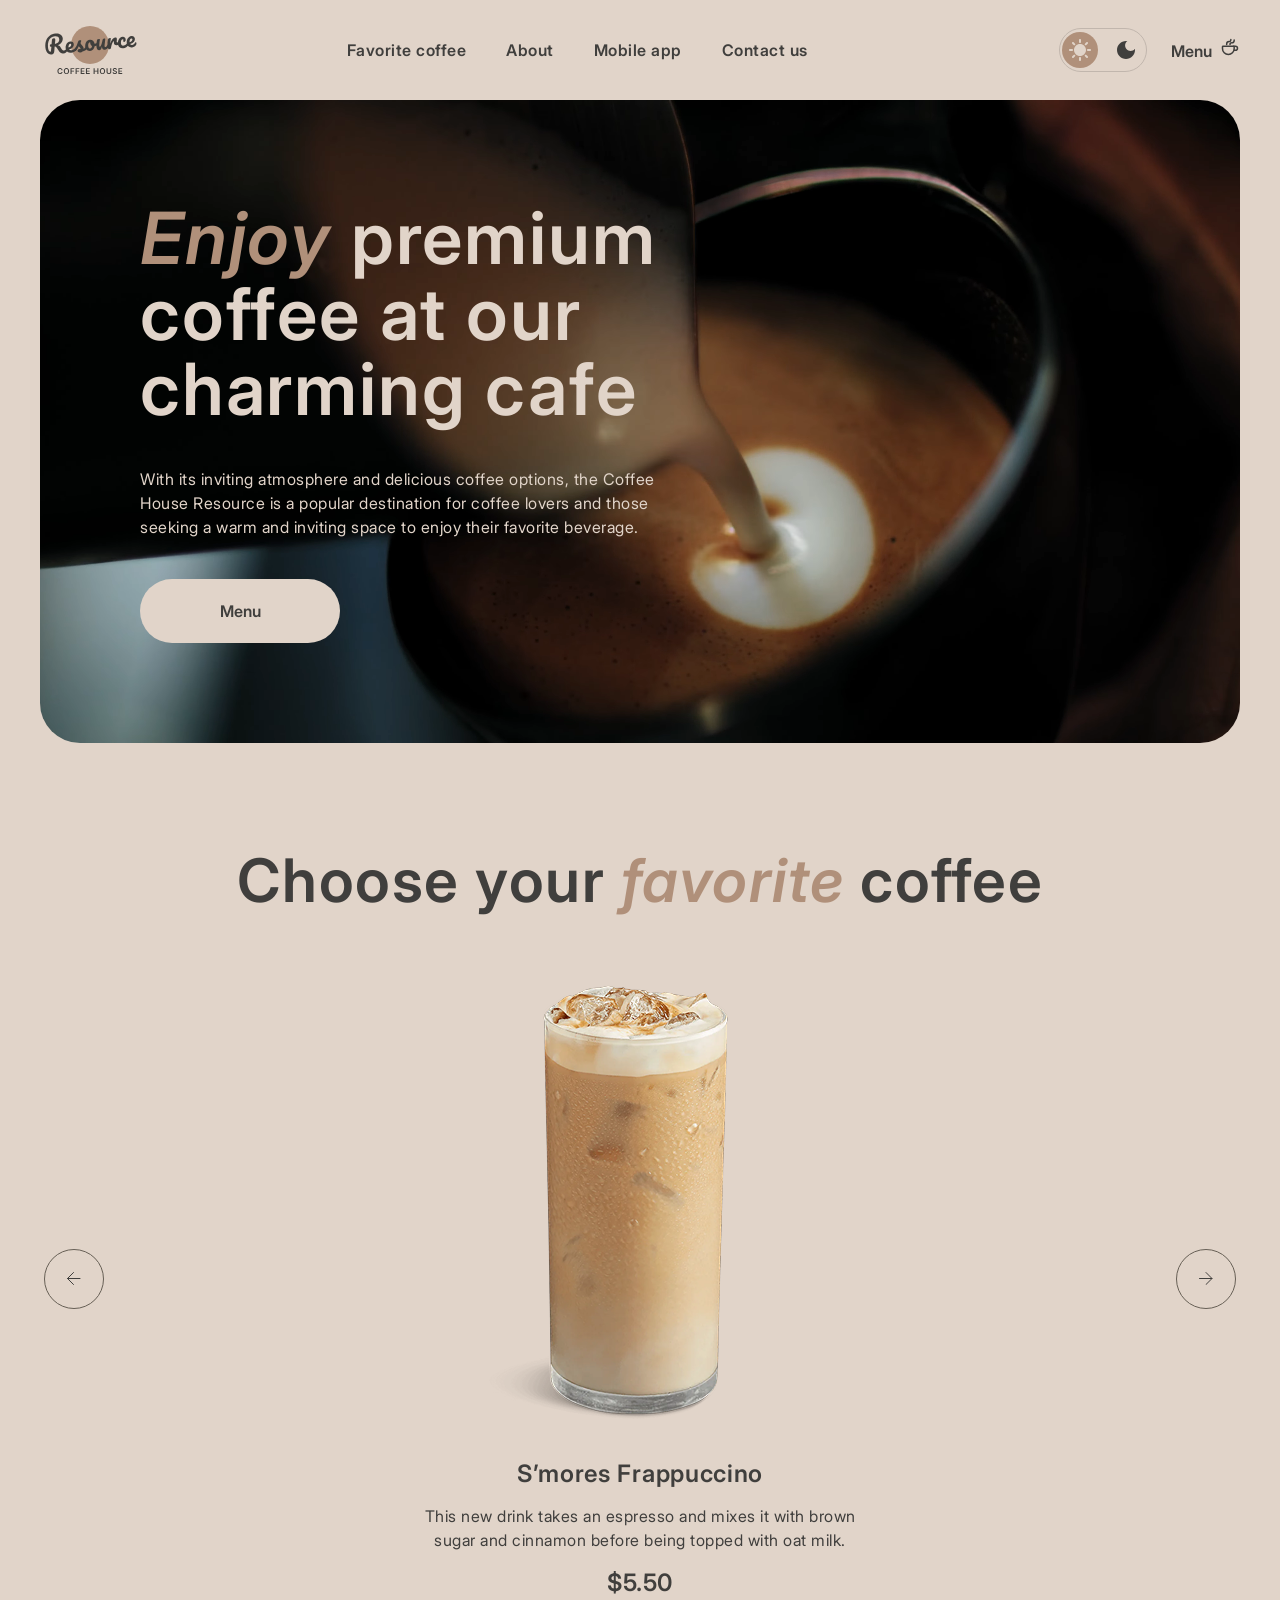
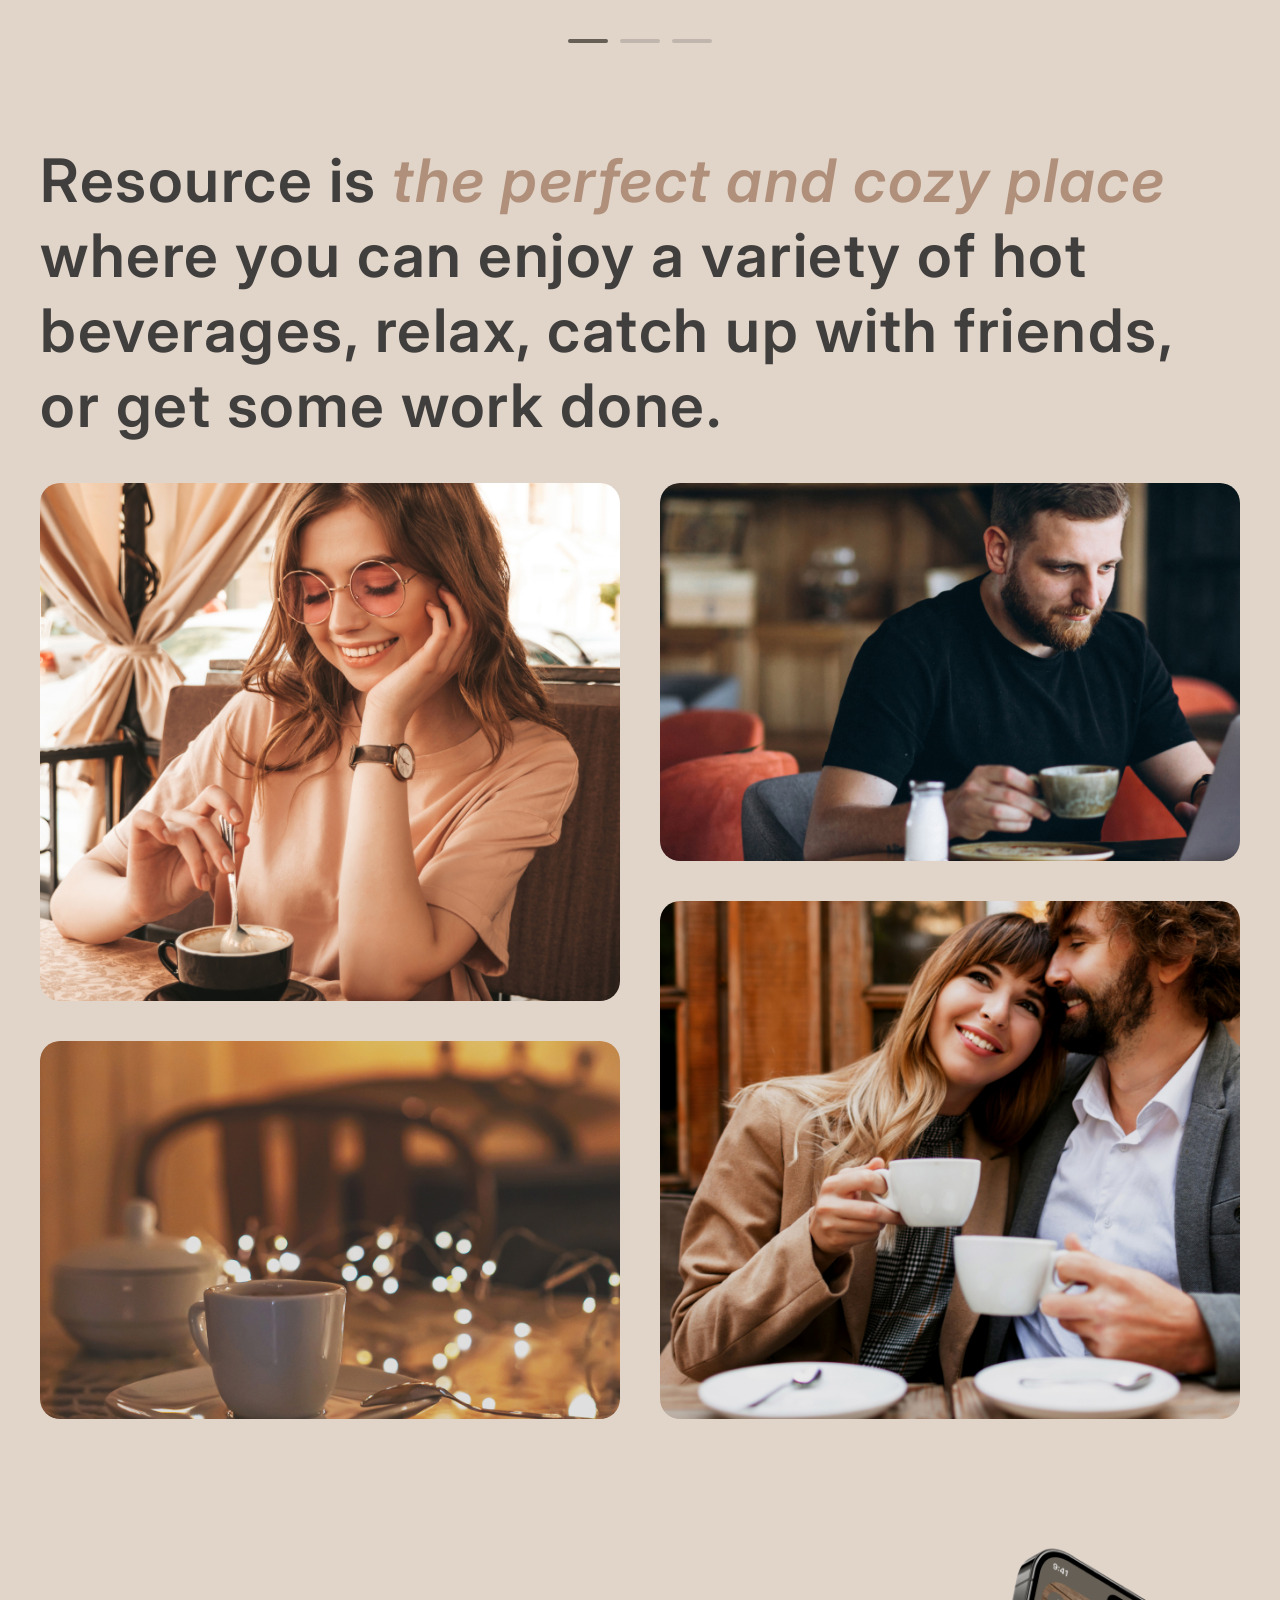
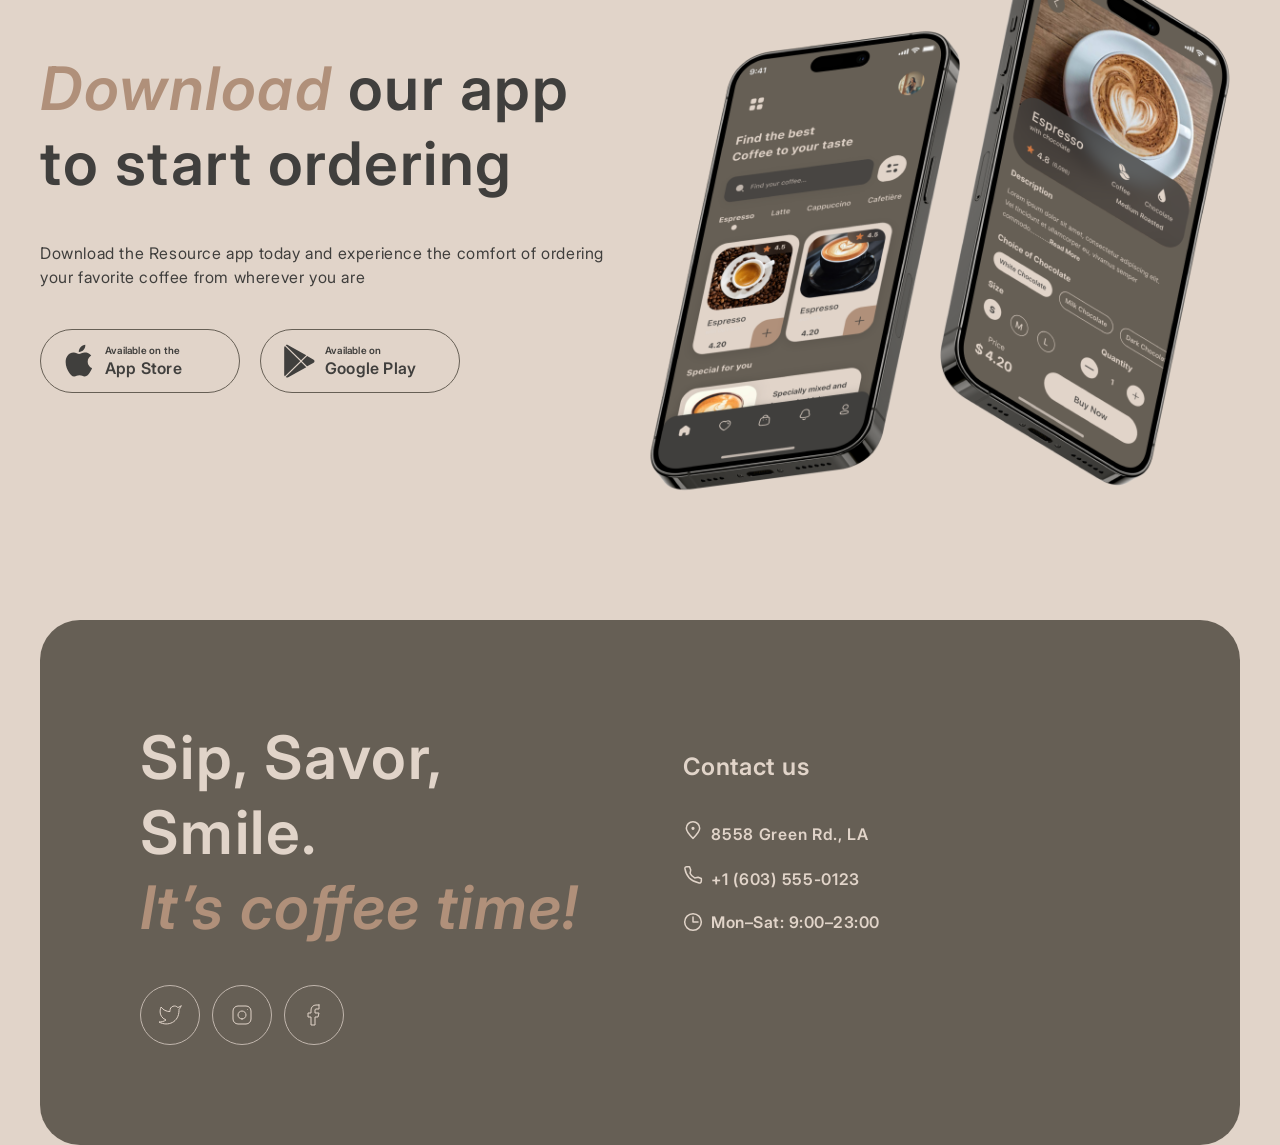
<file: index.html>
<!doctype html>
<html lang="en">
  <head>
    <meta charset="UTF-8">
    <meta name="viewport" content="width=device-width, initial-scale=1.0">
    <link
      rel="shortcut icon"
      type="image/x-icon"
      href="./assets/img/favicon-32x32.png"
    >
    <link rel="stylesheet" href="modern-normalize.css">
    <link rel="stylesheet" href="style.css">
    <script src="script.js" defer type="module"></script>
    <title>Coffee House</title>
  </head>
  <body>
    <div class="container">
      <header class="header">
        <div class="header__logo">
          <a href="index.html">
            <svg
              width="100"
              height="60"
              viewBox="0 0 100 60"
              fill="none"
              xmlns="http://www.w3.org/2000/svg"
              class="logo-light"
            >
              <path
                d="M69 25C69 35.4934 60.4934 44 50 44C39.5066 44 31 35.4934 31 25C31 14.5066 39.5066 6 50 6C60.4934 6 69 14.5066 69 25Z"
                fill="#B0907A"
              />
              <path
                d="M95.6784 22.2913C95.8856 22.2732 96.0534 22.3548 96.1817 22.5364C96.326 22.7165 96.4127 22.9739 96.442 23.3086C96.4922 23.8824 96.4 24.3884 96.1652 24.8265C95.7789 25.5509 95.2359 26.1365 94.5362 26.5832C93.8524 27.0285 93.0084 27.295 92.0042 27.3829C90.4741 27.5168 89.2469 27.1664 88.3226 26.3318C87.3969 25.4812 86.8658 24.2749 86.7291 22.7129C86.6329 21.6131 86.7748 20.5727 87.1547 19.5919C87.5333 18.5951 88.1046 17.7822 88.8687 17.1532C89.6487 16.5229 90.5568 16.1623 91.5928 16.0717C92.5173 15.9908 93.2829 16.2049 93.8895 16.714C94.4948 17.2071 94.8386 17.9239 94.9209 18.8643C95.0171 19.9641 94.7016 20.9473 93.9743 21.814C93.2617 22.6633 91.9772 23.4021 90.1208 24.0303C90.5675 24.73 91.2451 25.0401 92.1537 24.9606C92.8072 24.9035 93.3279 24.7053 93.7158 24.3662C94.1197 24.0257 94.5692 23.4725 95.0643 22.7064C95.2346 22.4506 95.4393 22.3122 95.6784 22.2913ZM91.3914 18.4503C90.8016 18.5019 90.3295 18.8885 89.9751 19.6102C89.6365 20.3304 89.5098 21.1767 89.5949 22.149L89.5991 22.1968C90.5199 21.8914 91.2318 21.4918 91.7347 20.9981C92.2376 20.5044 92.4632 19.9626 92.4117 19.3729C92.3852 19.0701 92.2766 18.8386 92.0859 18.6786C91.9098 18.5013 91.6783 18.4252 91.3914 18.4503Z"
                fill="#403F3D"
              />
              <path
                d="M83.2976 28.1446C81.7356 28.2813 80.4779 27.9497 79.5245 27.1497C78.5857 26.3324 78.0529 25.1985 77.926 23.7481C77.813 22.457 77.969 21.303 78.394 20.2861C78.819 19.2692 79.4149 18.4622 80.1818 17.8651C80.9487 17.268 81.7784 16.9304 82.671 16.8523C83.5477 16.7756 84.2481 16.9793 84.7723 17.4635C85.311 17.9303 85.6159 18.5702 85.6871 19.383C85.7456 20.0525 85.6437 20.6316 85.3813 21.1203C85.1348 21.6076 84.7725 21.8722 84.2944 21.9141C83.9915 21.9406 83.7382 21.8904 83.5344 21.7637C83.3465 21.6356 83.2414 21.444 83.2191 21.189C83.2093 21.0774 83.2141 20.9485 83.2334 20.8023C83.2527 20.6561 83.2676 20.5504 83.278 20.4852C83.3367 20.2392 83.357 20.0125 83.3389 19.8053C83.3208 19.5981 83.2511 19.4436 83.1297 19.3418C83.0243 19.2386 82.876 19.1953 82.6847 19.2121C82.3181 19.2441 81.9901 19.4415 81.7006 19.8041C81.4097 20.1508 81.193 20.6114 81.0506 21.186C80.9081 21.7606 80.8661 22.3826 80.9247 23.0521C81.0865 24.901 81.9723 25.7551 83.5821 25.6142C84.2356 25.557 84.9181 25.2805 85.6296 24.7846C86.3556 24.2714 87.0469 23.5444 87.7034 22.6036C87.8752 22.3637 88.0806 22.2333 88.3197 22.2124C88.5269 22.1942 88.6946 22.2759 88.8229 22.4574C88.9672 22.6375 89.054 22.895 89.0832 23.2297C89.1362 23.8354 89.028 24.3427 88.7587 24.7518C88.0904 25.7418 87.2526 26.5378 86.2452 27.1399C85.2524 27.7247 84.2699 28.0596 83.2976 28.1446Z"
                fill="#403F3D"
              />
              <path
                d="M69.549 29.3476C68.9433 29.4006 68.485 29.1195 68.1742 28.5042C67.8794 27.8876 67.6706 26.8779 67.5479 25.4753C67.3666 23.4032 67.4892 21.4089 67.9158 19.4924C68.0188 19.0177 68.2207 18.6627 68.5213 18.4276C68.8365 18.1752 69.289 18.0232 69.8787 17.9716C70.1975 17.9437 70.4242 17.964 70.5586 18.0326C70.6931 18.1011 70.7701 18.2469 70.7897 18.4701C70.812 18.7251 70.7426 19.3094 70.5816 20.2229C70.478 20.8744 70.3993 21.4434 70.3455 21.93C70.2917 22.4165 70.2636 23.0132 70.2612 23.7201C70.6673 22.3033 71.1594 21.136 71.7376 20.2181C72.3158 19.3002 72.8997 18.6308 73.4892 18.2098C74.0947 17.7874 74.6605 17.5532 75.1865 17.5072C76.2225 17.4166 76.7858 17.8893 76.8765 18.9253C76.8946 19.1325 76.8668 19.6409 76.7931 20.4504C76.7214 21.0991 76.6925 21.5032 76.7064 21.6626C76.7552 22.2204 76.9789 22.4819 77.3773 22.4471C77.8236 22.408 78.3668 22.0072 79.0067 21.2445C79.1958 21.0191 79.4019 20.8967 79.6251 20.8772C79.8323 20.8591 80 20.9408 80.1283 21.1223C80.2712 21.2864 80.3559 21.5199 80.3824 21.8228C80.434 22.4125 80.315 22.8887 80.0255 23.2513C79.6197 23.7526 79.1285 24.1971 78.5521 24.5848C77.9903 24.9552 77.3746 25.1697 76.7052 25.2282C75.8604 25.3021 75.196 25.1434 74.7121 24.7521C74.2441 24.3594 73.978 23.7965 73.9139 23.0633C73.8929 22.8242 73.8959 22.583 73.9228 22.3397C73.9268 22.0182 73.9239 21.8016 73.9142 21.69C73.8919 21.435 73.793 21.3151 73.6177 21.3305C73.3786 21.3514 73.0836 21.6503 72.7325 22.2271C72.396 22.7865 72.0748 23.5213 71.7689 24.4314C71.4631 25.3415 71.2332 26.2932 71.0791 27.2864C70.9694 28.0509 70.8068 28.5791 70.5914 28.8709C70.3906 29.1455 70.0431 29.3044 69.549 29.3476Z"
                fill="#403F3D"
              />
              <path
                d="M59.2462 30.2488C58.5289 30.3116 57.9106 30.0364 57.3912 29.4233C56.8863 28.7929 56.5906 27.9836 56.5042 26.9954C56.3996 25.8 56.3838 24.7012 56.4567 23.699C56.5282 22.6809 56.6985 21.5979 56.9675 20.4501C57.085 19.958 57.2782 19.5958 57.547 19.3635C57.8157 19.1312 58.2609 18.9878 58.8826 18.9334C59.2332 18.9028 59.4772 18.9376 59.6145 19.038C59.7677 19.1371 59.8541 19.2981 59.8736 19.5213C59.8847 19.6488 59.8347 20.0868 59.7235 20.8354C59.6157 21.4391 59.5349 21.9842 59.4811 22.4707C59.3088 24.1722 59.247 25.3019 59.2958 25.8598C59.3251 26.1945 59.3859 26.4301 59.4781 26.5666C59.569 26.6871 59.7021 26.7397 59.8774 26.7244C60.1165 26.7035 60.3904 26.4386 60.6993 25.9297C61.024 25.4195 61.3431 24.6608 61.6565 23.6536C61.9859 22.6451 62.2798 21.4148 62.5382 19.9627C62.6239 19.4734 62.7852 19.114 63.0221 18.8845C63.2749 18.6535 63.6643 18.5151 64.1903 18.4691C64.5569 18.437 64.8161 18.4625 64.9679 18.5456C65.1184 18.6127 65.204 18.7658 65.2249 19.0049C65.2598 19.4034 65.1561 20.5127 64.9138 22.3327C64.646 24.412 64.533 25.6907 64.5748 26.1688C64.6013 26.4717 64.686 26.7052 64.8289 26.8694C64.9703 27.0176 65.1447 27.0827 65.3519 27.0645C65.6706 27.0366 66.0285 26.8126 66.4254 26.3924C66.8368 25.9549 67.3708 25.2657 68.0273 24.3249C68.199 24.0851 68.4044 23.9547 68.6435 23.9337C68.8507 23.9156 69.0185 23.9973 69.1468 24.1788C69.291 24.3589 69.3778 24.6163 69.4071 24.9511C69.4629 25.5886 69.3547 26.096 69.0825 26.4731C68.471 27.3779 67.7905 28.1361 67.041 28.7477C66.3074 29.358 65.4385 29.707 64.4343 29.7949C63.6693 29.8618 63.0776 29.6165 62.6594 29.0588C62.2572 28.4997 62.0093 27.6862 61.9159 26.6183C61.7398 27.7259 61.4065 28.5982 60.9162 29.2354C60.4245 29.8566 59.8678 30.1944 59.2462 30.2488Z"
                fill="#403F3D"
              />
              <path
                d="M57.5606 22.8796C57.7678 22.8614 57.9362 22.9511 58.0659 23.1485C58.1956 23.346 58.2744 23.6041 58.3023 23.9229C58.3692 24.688 58.1779 25.1625 57.7282 25.3463C56.8011 25.7647 55.7659 26.048 54.6225 26.1963C54.4367 27.5616 53.9332 28.6898 53.1117 29.5808C52.2888 30.4559 51.3115 30.9429 50.1799 31.0419C49.2235 31.1256 48.3824 30.9663 47.6566 30.564C46.9467 30.1603 46.383 29.5913 45.9654 28.8569C45.5478 28.1225 45.3 27.309 45.2219 26.4164C45.1159 25.205 45.2529 24.1089 45.6328 23.1281C46.0114 22.1313 46.5841 21.3343 47.351 20.7372C48.1165 20.1242 48.9933 19.7744 49.9816 19.688C51.1929 19.582 52.2022 19.9193 53.0093 20.6999C53.8309 21.4632 54.3592 22.453 54.5941 23.6691C55.339 23.5558 56.2177 23.3183 57.23 22.9567C57.3547 22.9136 57.4649 22.8879 57.5606 22.8796ZM50.1494 28.4908C50.6595 28.4462 51.0797 28.2007 51.41 27.7542C51.7563 27.3063 51.959 26.6863 52.0182 25.8941C51.4948 25.6026 51.0739 25.1977 50.7555 24.6795C50.4531 24.1599 50.2754 23.5972 50.2224 22.9916C50.2001 22.7365 50.2017 22.4794 50.2272 22.2202L50.1076 22.2307C49.4701 22.2864 48.9633 22.644 48.5873 23.3032C48.2259 23.9452 48.094 24.824 48.1916 25.9398C48.2683 26.8164 48.4942 27.4712 48.8694 27.9042C49.2605 28.3357 49.6872 28.5313 50.1494 28.4908Z"
                fill="#403F3D"
              />
              <path
                d="M40.3103 32.4354C39.4815 32.508 38.8272 32.3725 38.3474 32.029C37.8836 31.6841 37.6307 31.2726 37.5889 30.7944C37.5527 30.38 37.6727 30.0081 37.9491 29.6787C38.2254 29.3494 38.6584 29.1589 39.2482 29.1073C39.4554 29.0892 39.6966 29.0922 39.9717 29.1163C40.2614 29.1231 40.4787 29.1282 40.6235 29.1316C40.5713 28.7185 40.4415 28.3364 40.2341 27.9851C40.0427 27.6325 39.8048 27.3 39.5205 26.9876C39.2348 26.6592 38.9692 26.3773 38.7237 26.1418C38.3119 27.1254 37.8861 27.9497 37.4464 28.6145C37.0226 29.278 36.5482 29.9137 36.0232 30.5218C35.7614 30.8338 35.4711 31.0038 35.1523 31.0316C34.8973 31.054 34.6824 30.9844 34.5077 30.823C34.3316 30.6457 34.2316 30.4216 34.2079 30.1506C34.1801 29.8318 34.2658 29.5272 34.4653 29.2367L34.7426 28.827C35.5244 27.6664 36.1078 26.7159 36.4928 25.9756C36.7233 25.4896 36.9884 24.8481 37.288 24.0509C37.5863 23.2379 37.8745 22.4016 38.1527 21.542C38.3942 20.8142 38.9931 20.4085 39.9494 20.3248C40.3957 20.2858 40.71 20.2984 40.8923 20.3628C41.0746 20.4271 41.1734 20.547 41.1888 20.7223C41.1971 20.8179 41.1785 20.9722 41.1329 21.1849C41.0873 21.3977 41.0177 21.6126 40.9243 21.8296C40.6876 22.4285 40.5867 22.9272 40.6215 23.3257C40.6424 23.5647 40.7451 23.8208 40.9296 24.0937C41.1301 24.3653 41.4244 24.7009 41.8127 25.1006C42.3814 25.7254 42.8141 26.2657 43.111 26.7216C43.4224 27.1601 43.6025 27.6583 43.6513 28.2162C43.6652 28.3756 43.6688 28.6001 43.662 28.8898C44.4166 28.5187 45.2626 27.6335 46.2003 26.2345C46.372 25.9946 46.5774 25.8642 46.8165 25.8433C47.0237 25.8252 47.1915 25.9069 47.3198 26.0884C47.464 26.2685 47.5508 26.5259 47.5801 26.8606C47.6331 27.4663 47.5249 27.9737 47.2555 28.3827C46.545 29.4407 45.8392 30.185 45.1381 30.6158C44.4515 31.0292 43.5756 31.2985 42.5105 31.4238C41.9204 32.0215 41.187 32.3587 40.3103 32.4354Z"
                fill="#403F3D"
              />
              <path
                d="M36.6161 26.7357C36.8233 26.7175 36.9911 26.7992 37.1194 26.9807C37.2636 27.1608 37.3504 27.4183 37.3797 27.753C37.4355 28.3905 37.3273 28.8979 37.0551 29.2751C36.5281 30.0439 35.7492 30.7786 34.7183 31.4791C33.7034 32.1782 32.5823 32.5815 31.355 32.6888C29.6814 32.8353 28.3426 32.4947 27.3386 31.667C26.3347 30.8394 25.7637 29.6365 25.6256 28.0586C25.5294 26.9588 25.6713 25.9185 26.0512 24.9376C26.4298 23.9408 27.0011 23.1279 27.7652 22.4989C28.5452 21.8686 29.4533 21.508 30.4893 21.4174C31.4138 21.3365 32.1793 21.5506 32.786 22.0597C33.3913 22.5528 33.7351 23.2696 33.8173 24.21C33.9136 25.3098 33.5981 26.293 32.8708 27.1597C32.1581 28.009 30.8816 28.7471 29.0412 29.3739C29.5039 30.0722 30.293 30.3726 31.4088 30.275C32.126 30.2122 32.9173 29.894 33.7826 29.3204C34.6625 28.7295 35.4016 27.9983 35.9999 27.1269C36.1716 26.887 36.377 26.7566 36.6161 26.7357ZM30.2878 23.796C29.6981 23.8476 29.226 24.2342 28.8715 24.9559C28.533 25.6761 28.4063 26.5224 28.4914 27.4947L28.4955 27.5425C29.4164 27.2371 30.1283 26.8375 30.6312 26.3438C31.1341 25.8501 31.3597 25.3083 31.3081 24.7186C31.2816 24.4158 31.1731 24.1843 30.9824 24.0243C30.8063 23.847 30.5747 23.7709 30.2878 23.796Z"
                fill="#403F3D"
              />
              <path
                d="M27.6906 27.5167C27.8978 27.4986 28.0656 27.5803 28.1939 27.7618C28.3382 27.9419 28.4249 28.1993 28.4542 28.5341C28.5086 29.1557 28.4004 29.6631 28.1296 30.0561C27.4454 31.0476 26.7351 31.8324 25.9987 32.4108C25.261 32.9733 24.3581 33.3012 23.2902 33.3946C22.2541 33.4853 21.3451 33.2837 20.5631 32.79C19.797 32.2949 19.028 31.3985 18.256 30.1009C17.6351 29.063 17.151 28.3023 16.8035 27.8188C16.4547 27.3193 16.119 26.9712 15.7967 26.7745C15.4903 26.5765 15.1198 26.4724 14.6852 26.4622C14.6508 26.8025 14.5595 27.8705 14.4114 29.6663C14.3537 30.4744 14.3165 30.9675 14.3 31.1456C14.2256 32.1319 13.9724 32.9089 13.5402 33.4767C13.1067 34.0286 12.4038 34.3471 11.4315 34.4321C10.3636 34.5256 9.38799 34.2977 8.50477 33.7486C7.63609 33.1822 6.9298 32.3606 6.38589 31.2839C5.84059 30.1913 5.50518 28.9277 5.37968 27.4932C5.1454 24.8154 5.40544 22.4638 6.15978 20.4383C6.93006 18.4115 8.10738 16.8148 9.69174 15.6483C11.2906 14.4644 13.1899 13.7763 15.3895 13.5838C16.9196 13.45 18.223 13.5688 19.2994 13.9404C20.3759 14.312 21.1968 14.8826 21.762 15.6523C22.3432 16.4206 22.6784 17.3148 22.7676 18.3349C22.8457 19.2275 22.7073 20.1229 22.3522 21.0213C22.0117 21.9023 21.4476 22.7066 20.66 23.434C19.8724 24.1614 18.8869 24.7375 17.7034 25.1622C18.4866 25.3025 19.1057 25.5856 19.5605 26.0116C20.0154 26.4376 20.4891 27.0787 20.9816 27.9351C21.5115 28.8524 22.0112 29.5153 22.4806 29.924C22.966 30.3312 23.4955 30.5098 24.0693 30.4596C24.5794 30.4149 25.0509 30.205 25.4838 29.8299C25.9154 29.4388 26.4456 28.7981 27.0744 27.9079C27.2461 27.6681 27.4515 27.5377 27.6906 27.5167ZM11.3837 26.727C10.8418 26.7744 10.4561 26.6797 10.2266 26.4428C10.013 26.2045 9.89225 25.9259 9.86436 25.6071C9.8309 25.2246 9.92394 24.9113 10.1435 24.6672C10.379 24.4218 10.6562 24.2851 10.9749 24.2572L11.5727 24.2049C11.691 22.6206 11.8123 21.2528 11.9364 20.1016C12.053 19.0474 12.6771 18.4708 13.8088 18.3718C14.7173 18.2923 15.2071 18.659 15.2782 19.4719C15.2936 19.6473 15.2975 19.7835 15.2899 19.8805L14.9199 23.9121C15.7764 23.789 16.5393 23.5134 17.2085 23.0855C17.8937 22.6561 18.4149 22.0966 18.7722 21.4068C19.1454 20.7156 19.2957 19.9556 19.2232 19.1268C19.1353 18.1226 18.7236 17.3636 17.988 16.8498C17.2524 16.3359 16.2232 16.1369 14.9002 16.2526C13.3382 16.3893 12.0016 16.8997 10.8904 17.7839C9.79381 18.6508 8.98568 19.8779 8.46605 21.4653C7.94503 23.0366 7.78003 24.9142 7.97108 27.0978C8.06033 28.1179 8.24063 28.9855 8.51198 29.7006C8.78334 30.4157 9.08648 30.9432 9.42139 31.2834C9.75631 31.6235 10.0592 31.7817 10.3302 31.7579C10.5374 31.7398 10.6957 31.6216 10.8051 31.4032C10.9304 31.1834 11.0127 30.839 11.052 30.3698L11.3837 26.727Z"
                fill="#403F3D"
              />
              <path
                d="M78.4023 54.0001V48.1819H82.1864V49.0654H79.4563V50.645H81.9904V51.5285H79.4563V53.1165H82.2092V54.0001H78.4023Z"
                fill="#403F3D"
              />
              <path
                d="M75.9698 49.7813C75.9433 49.5332 75.8316 49.34 75.6346 49.2017C75.4395 49.0635 75.1857 48.9943 74.8732 48.9943C74.6535 48.9943 74.4651 49.0275 74.3079 49.0938C74.1507 49.1601 74.0304 49.25 73.9471 49.3637C73.8638 49.4773 73.8211 49.607 73.8192 49.7529C73.8192 49.8741 73.8467 49.9792 73.9016 50.0682C73.9585 50.1572 74.0352 50.233 74.1317 50.2955C74.2283 50.3561 74.3353 50.4072 74.4528 50.4489C74.5702 50.4906 74.6886 50.5256 74.8079 50.554L75.3533 50.6904C75.573 50.7415 75.7842 50.8106 75.9869 50.8977C76.1914 50.9849 76.3742 51.0947 76.5352 51.2273C76.698 51.3599 76.8268 51.5199 76.9215 51.7074C77.0162 51.8949 77.0636 52.1146 77.0636 52.3665C77.0636 52.7074 76.9764 53.0076 76.8022 53.2671C76.628 53.5246 76.3761 53.7263 76.0465 53.8722C75.7189 54.0161 75.3221 54.0881 74.8562 54.0881C74.4035 54.0881 74.0105 54.018 73.6772 53.8779C73.3458 53.7377 73.0863 53.5332 72.8988 53.2642C72.7132 52.9953 72.6128 52.6676 72.5977 52.2813H73.6346C73.6497 52.4839 73.7122 52.6525 73.8221 52.787C73.9319 52.9214 74.0749 53.0218 74.2511 53.0881C74.4291 53.1544 74.628 53.1875 74.8477 53.1875C75.0768 53.1875 75.2776 53.1534 75.4499 53.0852C75.6242 53.0152 75.7605 52.9186 75.859 52.7955C75.9575 52.6705 76.0077 52.5246 76.0096 52.358C76.0077 52.2065 75.9632 52.0815 75.8761 51.983C75.7889 51.8826 75.6668 51.7993 75.5096 51.733C75.3543 51.6648 75.1725 51.6042 74.9641 51.5512L74.3022 51.3807C73.823 51.2576 73.4442 51.071 73.1658 50.821C72.8893 50.5692 72.7511 50.2349 72.7511 49.8182C72.7511 49.4754 72.8439 49.1752 73.0295 48.9176C73.217 48.6601 73.4717 48.4602 73.7937 48.3182C74.1156 48.1743 74.4802 48.1023 74.8874 48.1023C75.3003 48.1023 75.6621 48.1743 75.9727 48.3182C76.2852 48.4602 76.5304 48.6582 76.7085 48.912C76.8865 49.1638 76.9783 49.4536 76.984 49.7813H75.9698Z"
                fill="#403F3D"
              />
              <path
                d="M70.2086 48.1819H71.2626V51.983C71.2626 52.3997 71.1641 52.7662 70.9672 53.0825C70.7721 53.3987 70.4975 53.6459 70.1433 53.8239C69.7891 54.0001 69.3753 54.0881 68.9018 54.0881C68.4264 54.0881 68.0117 54.0001 67.6575 53.8239C67.3033 53.6459 67.0287 53.3987 66.8336 53.0825C66.6386 52.7662 66.541 52.3997 66.541 51.983V48.1819H67.595V51.895C67.595 52.1374 67.648 52.3533 67.7541 52.5427C67.862 52.7321 68.0136 52.8807 68.2086 52.9887C68.4037 53.0948 68.6348 53.1478 68.9018 53.1478C69.1689 53.1478 69.3999 53.0948 69.595 52.9887C69.792 52.8807 69.9435 52.7321 70.0495 52.5427C70.1556 52.3533 70.2086 52.1374 70.2086 51.895V48.1819Z"
                fill="#403F3D"
              />
              <path
                d="M65.1435 51.0909C65.1435 51.7178 65.026 52.2548 64.7912 52.7017C64.5582 53.1468 64.2401 53.4877 63.8366 53.7245C63.4351 53.9612 62.9796 54.0796 62.4702 54.0796C61.9607 54.0796 61.5043 53.9612 61.1009 53.7245C60.6993 53.4858 60.3812 53.144 60.1463 52.6989C59.9134 52.2519 59.7969 51.7159 59.7969 51.0909C59.7969 50.464 59.9134 49.9281 60.1463 49.483C60.3812 49.036 60.6993 48.6942 61.1009 48.4574C61.5043 48.2207 61.9607 48.1023 62.4702 48.1023C62.9796 48.1023 63.4351 48.2207 63.8366 48.4574C64.2401 48.6942 64.5582 49.036 64.7912 49.483C65.026 49.9281 65.1435 50.464 65.1435 51.0909ZM64.0838 51.0909C64.0838 50.6496 64.0147 50.2775 63.8764 49.9745C63.7401 49.6695 63.5507 49.4394 63.3082 49.2841C63.0658 49.1269 62.7865 49.0483 62.4702 49.0483C62.1539 49.0483 61.8745 49.1269 61.6321 49.2841C61.3897 49.4394 61.1993 49.6695 61.0611 49.9745C60.9247 50.2775 60.8565 50.6496 60.8565 51.0909C60.8565 51.5322 60.9247 51.9053 61.0611 52.2102C61.1993 52.5133 61.3897 52.7434 61.6321 52.9006C61.8745 53.0559 62.1539 53.1335 62.4702 53.1335C62.7865 53.1335 63.0658 53.0559 63.3082 52.9006C63.5507 52.7434 63.7401 52.5133 63.8764 52.2102C64.0147 51.9053 64.0838 51.5322 64.0838 51.0909Z"
                fill="#403F3D"
              />
              <path
                d="M53.5918 54.0001V48.1819H54.6458V50.645H57.3418V48.1819H58.3986V54.0001H57.3418V51.5285H54.6458V54.0001H53.5918Z"
                fill="#403F3D"
              />
              <path
                d="M45.9492 54.0001V48.1819H49.7333V49.0654H47.0032V50.645H49.5373V51.5285H47.0032V53.1165H49.756V54.0001H45.9492Z"
                fill="#403F3D"
              />
              <path
                d="M40.6895 54.0001V48.1819H44.4735V49.0654H41.7434V50.645H44.2775V51.5285H41.7434V53.1165H44.4963V54.0001H40.6895Z"
                fill="#403F3D"
              />
              <path
                d="M35.6016 54.0001V48.1819H39.3288V49.0654H36.6555V50.645H39.0732V51.5285H36.6555V54.0001H35.6016Z"
                fill="#403F3D"
              />
              <path
                d="M30.5137 54.0001V48.1819H34.2409V49.0654H31.5676V50.645H33.9853V51.5285H31.5676V54.0001H30.5137Z"
                fill="#403F3D"
              />
              <path
                d="M29.1181 51.0909C29.1181 51.7178 29.0007 52.2548 28.7658 52.7017C28.5328 53.1468 28.2147 53.4877 27.8113 53.7245C27.4097 53.9612 26.9542 54.0796 26.4448 54.0796C25.9353 54.0796 25.4789 53.9612 25.0755 53.7245C24.6739 53.4858 24.3558 53.144 24.1209 52.6989C23.888 52.2519 23.7715 51.7159 23.7715 51.0909C23.7715 50.464 23.888 49.9281 24.1209 49.483C24.3558 49.036 24.6739 48.6942 25.0755 48.4574C25.4789 48.2207 25.9353 48.1023 26.4448 48.1023C26.9542 48.1023 27.4097 48.2207 27.8113 48.4574C28.2147 48.6942 28.5328 49.036 28.7658 49.483C29.0007 49.9281 29.1181 50.464 29.1181 51.0909ZM28.0584 51.0909C28.0584 50.6496 27.9893 50.2775 27.851 49.9745C27.7147 49.6695 27.5253 49.4394 27.2828 49.2841C27.0404 49.1269 26.7611 49.0483 26.4448 49.0483C26.1285 49.0483 25.8491 49.1269 25.6067 49.2841C25.3643 49.4394 25.1739 49.6695 25.0357 49.9745C24.8993 50.2775 24.8311 50.6496 24.8311 51.0909C24.8311 51.5322 24.8993 51.9053 25.0357 52.2102C25.1739 52.5133 25.3643 52.7434 25.6067 52.9006C25.8491 53.0559 26.1285 53.1335 26.4448 53.1335C26.7611 53.1335 27.0404 53.0559 27.2828 52.9006C27.5253 52.7434 27.7147 52.5133 27.851 52.2102C27.9893 51.9053 28.0584 51.5322 28.0584 51.0909Z"
                fill="#403F3D"
              />
              <path
                d="M22.5536 50.1449H21.4911C21.4608 49.9707 21.4049 49.8163 21.3235 49.6818C21.2421 49.5455 21.1407 49.4299 21.0195 49.3352C20.8983 49.2406 20.7601 49.1695 20.6048 49.1222C20.4513 49.0729 20.2856 49.0483 20.1076 49.0483C19.7913 49.0483 19.511 49.1279 19.2667 49.287C19.0224 49.4442 18.8311 49.6752 18.6928 49.9801C18.5546 50.2832 18.4854 50.6534 18.4854 51.0909C18.4854 51.536 18.5546 51.911 18.6928 52.2159C18.833 52.519 19.0243 52.7481 19.2667 52.9034C19.511 53.0568 19.7904 53.1335 20.1048 53.1335C20.279 53.1335 20.4419 53.1108 20.5934 53.0654C20.7468 53.018 20.8841 52.9489 21.0053 52.858C21.1284 52.7671 21.2317 52.6553 21.315 52.5227C21.4002 52.3902 21.4589 52.2387 21.4911 52.0682L22.5536 52.0739C22.5138 52.3504 22.4277 52.6099 22.2951 52.8523C22.1644 53.0947 21.993 53.3087 21.7809 53.4943C21.5688 53.6781 21.3207 53.822 21.0366 53.9262C20.7525 54.0284 20.4371 54.0796 20.0906 54.0796C19.5792 54.0796 19.1228 53.9612 18.7212 53.7245C18.3197 53.4877 18.0034 53.1459 17.7724 52.6989C17.5413 52.2519 17.4258 51.7159 17.4258 51.0909C17.4258 50.464 17.5423 49.9281 17.7752 49.483C18.0082 49.036 18.3254 48.6942 18.7269 48.4574C19.1284 48.2207 19.583 48.1023 20.0906 48.1023C20.4144 48.1023 20.7156 48.1477 20.994 48.2387C21.2724 48.3296 21.5205 48.4631 21.7383 48.6392C21.9561 48.8135 22.1351 49.0275 22.2752 49.2813C22.4173 49.5332 22.5101 49.821 22.5536 50.1449Z"
                fill="#403F3D"
              />
            </svg>

            <svg
              width="100"
              height="60"
              viewBox="0 0 100 60"
              fill="none"
              class="logo-dark"
              xmlns="http://www.w3.org/2000/svg"
            >
              <path
                d="M69 25C69 35.4934 60.4934 44 50 44C39.5066 44 31 35.4934 31 25C31 14.5066 39.5066 6 50 6C60.4934 6 69 14.5066 69 25Z"
                fill="#B0907A"
              />
              <path
                d="M95.6784 22.2913C95.8856 22.2732 96.0534 22.3548 96.1817 22.5364C96.326 22.7165 96.4127 22.9739 96.442 23.3086C96.4922 23.8824 96.4 24.3884 96.1652 24.8265C95.7789 25.5509 95.2359 26.1365 94.5362 26.5832C93.8524 27.0285 93.0084 27.295 92.0042 27.3829C90.4741 27.5168 89.2469 27.1664 88.3226 26.3318C87.3969 25.4812 86.8658 24.2749 86.7291 22.7129C86.6329 21.6131 86.7748 20.5727 87.1547 19.5919C87.5333 18.5951 88.1046 17.7822 88.8687 17.1532C89.6487 16.5229 90.5568 16.1623 91.5928 16.0717C92.5173 15.9908 93.2829 16.2049 93.8895 16.714C94.4948 17.2071 94.8386 17.9239 94.9209 18.8643C95.0171 19.9641 94.7016 20.9473 93.9743 21.814C93.2617 22.6633 91.9772 23.4021 90.1208 24.0303C90.5675 24.73 91.2451 25.0401 92.1537 24.9606C92.8072 24.9035 93.3279 24.7053 93.7158 24.3662C94.1197 24.0257 94.5692 23.4725 95.0643 22.7064C95.2346 22.4506 95.4393 22.3122 95.6784 22.2913ZM91.3914 18.4503C90.8016 18.5019 90.3295 18.8885 89.9751 19.6102C89.6365 20.3304 89.5098 21.1767 89.5949 22.149L89.5991 22.1968C90.5199 21.8914 91.2318 21.4918 91.7347 20.9981C92.2376 20.5044 92.4632 19.9626 92.4117 19.3729C92.3852 19.0701 92.2766 18.8386 92.0859 18.6786C91.9098 18.5013 91.6783 18.4252 91.3914 18.4503Z"
                fill="#E1D4C9"
              />
              <path
                d="M83.2976 28.1446C81.7356 28.2813 80.4779 27.9497 79.5245 27.1497C78.5857 26.3324 78.0529 25.1985 77.926 23.7481C77.813 22.457 77.969 21.303 78.394 20.2861C78.819 19.2692 79.4149 18.4622 80.1818 17.8651C80.9487 17.268 81.7784 16.9304 82.671 16.8523C83.5477 16.7756 84.2481 16.9793 84.7723 17.4635C85.311 17.9303 85.6159 18.5702 85.6871 19.383C85.7456 20.0525 85.6437 20.6316 85.3813 21.1203C85.1348 21.6076 84.7725 21.8722 84.2944 21.9141C83.9915 21.9406 83.7382 21.8904 83.5344 21.7637C83.3465 21.6356 83.2414 21.444 83.2191 21.189C83.2093 21.0774 83.2141 20.9485 83.2334 20.8023C83.2527 20.6561 83.2676 20.5504 83.278 20.4852C83.3367 20.2392 83.357 20.0125 83.3389 19.8053C83.3208 19.5981 83.2511 19.4436 83.1297 19.3418C83.0243 19.2386 82.876 19.1953 82.6847 19.2121C82.3181 19.2441 81.9901 19.4415 81.7006 19.8041C81.4097 20.1508 81.193 20.6114 81.0506 21.186C80.9081 21.7606 80.8661 22.3826 80.9247 23.0521C81.0865 24.901 81.9723 25.7551 83.5821 25.6142C84.2356 25.557 84.9181 25.2805 85.6296 24.7846C86.3556 24.2714 87.0469 23.5444 87.7034 22.6036C87.8752 22.3637 88.0806 22.2333 88.3197 22.2124C88.5269 22.1942 88.6946 22.2759 88.8229 22.4574C88.9672 22.6375 89.054 22.895 89.0832 23.2297C89.1362 23.8354 89.028 24.3427 88.7587 24.7518C88.0904 25.7418 87.2526 26.5378 86.2452 27.1399C85.2524 27.7247 84.2699 28.0596 83.2976 28.1446Z"
                fill="#E1D4C9"
              />
              <path
                d="M69.549 29.3475C68.9433 29.4005 68.485 29.1193 68.1742 28.5041C67.8794 27.8874 67.6706 26.8778 67.5479 25.4752C67.3666 23.4031 67.4892 21.4088 67.9158 19.4923C68.0188 19.0175 68.2207 18.6626 68.5213 18.4275C68.8365 18.1751 69.289 18.0231 69.8787 17.9715C70.1975 17.9436 70.4242 17.9639 70.5586 18.0324C70.6931 18.101 70.7701 18.2468 70.7897 18.47C70.812 18.725 70.7426 19.3093 70.5816 20.2228C70.478 20.8743 70.3993 21.4433 70.3455 21.9298C70.2917 22.4164 70.2636 23.0131 70.2612 23.72C70.6673 22.3032 71.1594 21.1359 71.7376 20.218C72.3158 19.3001 72.8997 18.6307 73.4892 18.2097C74.0947 17.7873 74.6605 17.5531 75.1865 17.5071C76.2225 17.4165 76.7858 17.8892 76.8765 18.9252C76.8946 19.1324 76.8668 19.6408 76.7931 20.4503C76.7214 21.099 76.6925 21.503 76.7064 21.6624C76.7552 22.2203 76.9789 22.4818 77.3773 22.4469C77.8236 22.4079 78.3668 22.007 79.0067 21.2444C79.1958 21.019 79.4019 20.8966 79.6251 20.8771C79.8323 20.8589 80 20.9406 80.1283 21.1221C80.2712 21.2863 80.3559 21.5198 80.3824 21.8227C80.434 22.4124 80.315 22.8886 80.0255 23.2512C79.6197 23.7525 79.1285 24.197 78.5521 24.5847C77.9903 24.9551 77.3746 25.1695 76.7052 25.2281C75.8604 25.302 75.196 25.1433 74.7121 24.752C74.2441 24.3593 73.978 23.7963 73.9139 23.0632C73.8929 22.8241 73.8959 22.5829 73.9228 22.3396C73.9268 22.018 73.9239 21.8015 73.9142 21.6899C73.8919 21.4349 73.793 21.315 73.6177 21.3304C73.3786 21.3513 73.0836 21.6501 72.7325 22.2269C72.396 22.7864 72.0748 23.5212 71.7689 24.4313C71.4631 25.3414 71.2332 26.2931 71.0791 27.2863C70.9694 28.0508 70.8068 28.5789 70.5914 28.8708C70.3906 29.1454 70.0431 29.3043 69.549 29.3475Z"
                fill="#E1D4C9"
              />
              <path
                d="M59.2462 30.2489C58.5289 30.3117 57.9106 30.0365 57.3912 29.4235C56.8863 28.7931 56.5906 27.9837 56.5042 26.9955C56.3996 25.8001 56.3838 24.7013 56.4567 23.6991C56.5282 22.681 56.6985 21.598 56.9675 20.4502C57.085 19.9581 57.2782 19.5959 57.547 19.3636C57.8157 19.1313 58.2609 18.9879 58.8826 18.9336C59.2332 18.9029 59.4772 18.9377 59.6145 19.0382C59.7677 19.1372 59.8541 19.2983 59.8736 19.5214C59.8847 19.6489 59.8347 20.087 59.7235 20.8355C59.6157 21.4392 59.5349 21.9843 59.4811 22.4708C59.3088 24.1723 59.247 25.302 59.2958 25.8599C59.3251 26.1946 59.3859 26.4302 59.4781 26.5667C59.569 26.6872 59.7021 26.7398 59.8774 26.7245C60.1165 26.7036 60.3904 26.4387 60.6993 25.9298C61.024 25.4196 61.3431 24.6609 61.6565 23.6537C61.9859 22.6452 62.2798 21.4149 62.5382 19.9629C62.6239 19.4735 62.7852 19.1141 63.0221 18.8846C63.2749 18.6537 63.6643 18.5152 64.1903 18.4692C64.5569 18.4371 64.8161 18.4626 64.9679 18.5457C65.1184 18.6128 65.204 18.766 65.2249 19.005C65.2598 19.4035 65.1561 20.5128 64.9138 22.3328C64.646 24.4121 64.533 25.6908 64.5748 26.169C64.6013 26.4718 64.686 26.7053 64.8289 26.8695C64.9703 27.0177 65.1447 27.0828 65.3519 27.0647C65.6706 27.0368 66.0285 26.8127 66.4254 26.3925C66.8368 25.955 67.3708 25.2659 68.0273 24.3251C68.199 24.0852 68.4044 23.9548 68.6435 23.9339C68.8507 23.9157 69.0185 23.9974 69.1468 24.1789C69.291 24.359 69.3778 24.6165 69.4071 24.9512C69.4629 25.5887 69.3547 26.0961 69.0825 26.4733C68.471 27.378 67.7905 28.1362 67.041 28.7478C66.3074 29.3581 65.4385 29.7072 64.4343 29.795C63.6693 29.862 63.0776 29.6166 62.6594 29.0589C62.2572 28.4998 62.0093 27.6863 61.9159 26.6184C61.7398 27.726 61.4065 28.5984 60.9162 29.2355C60.4245 29.8567 59.8678 30.1945 59.2462 30.2489Z"
                fill="#E1D4C9"
              />
              <path
                d="M57.5606 22.8797C57.7678 22.8616 57.9362 22.9512 58.0659 23.1487C58.1956 23.3461 58.2744 23.6042 58.3023 23.923C58.3692 24.6881 58.1779 25.1626 57.7282 25.3465C56.8011 25.7649 55.7659 26.0482 54.6225 26.1964C54.4367 27.5618 53.9332 28.69 53.1117 29.5809C52.2888 30.456 51.3115 30.943 50.1799 31.042C49.2235 31.1257 48.3824 30.9664 47.6566 30.5641C46.9467 30.1605 46.383 29.5914 45.9654 28.857C45.5478 28.1226 45.3 27.3091 45.2219 26.4165C45.1159 25.2052 45.2529 24.1091 45.6328 23.1282C46.0114 22.1314 46.5841 21.3345 47.351 20.7374C48.1165 20.1243 48.9933 19.7746 49.9816 19.6881C51.1929 19.5821 52.2022 19.9194 53.0093 20.7001C53.8309 21.4634 54.3592 22.4531 54.5941 23.6692C55.339 23.5559 56.2177 23.3184 57.23 22.9568C57.3547 22.9138 57.4649 22.8881 57.5606 22.8797ZM50.1494 28.491C50.6595 28.4463 51.0797 28.2008 51.41 27.7543C51.7563 27.3064 51.959 26.6864 52.0182 25.8942C51.4948 25.6027 51.0739 25.1979 50.7555 24.6796C50.4531 24.16 50.2754 23.5974 50.2224 22.9917C50.2001 22.7367 50.2017 22.4795 50.2272 22.2203L50.1076 22.2308C49.4701 22.2866 48.9633 22.6441 48.5873 23.3034C48.2259 23.9453 48.094 24.8242 48.1916 25.9399C48.2683 26.8165 48.4942 27.4713 48.8694 27.9043C49.2605 28.3358 49.6872 28.5314 50.1494 28.491Z"
                fill="#E1D4C9"
              />
              <path
                d="M40.3103 32.4356C39.4815 32.5081 38.8272 32.3726 38.3474 32.0291C37.8836 31.6842 37.6307 31.2727 37.5889 30.7945C37.5527 30.3801 37.6727 30.0082 37.9491 29.6789C38.2254 29.3495 38.6584 29.1591 39.2482 29.1075C39.4554 29.0893 39.6966 29.0923 39.9717 29.1164C40.2614 29.1232 40.4787 29.1283 40.6235 29.1317C40.5713 28.7187 40.4415 28.3365 40.2341 27.9853C40.0427 27.6326 39.8048 27.3001 39.5205 26.9877C39.2348 26.6593 38.9692 26.3774 38.7237 26.1419C38.3119 27.1255 37.8861 27.9498 37.4464 28.6146C37.0226 29.2781 36.5482 29.9139 36.0232 30.5219C35.7614 30.8339 35.4711 31.0039 35.1523 31.0318C34.8973 31.0541 34.6824 30.9845 34.5077 30.8232C34.3316 30.6458 34.2316 30.4217 34.2079 30.1507C34.1801 29.8319 34.2658 29.5273 34.4653 29.2368L34.7426 28.8271C35.5244 27.6665 36.1078 26.7161 36.4928 25.9757C36.7233 25.4898 36.9884 24.8482 37.288 24.0511C37.5863 23.238 37.8745 22.4017 38.1527 21.5422C38.3942 20.8143 38.9931 20.4086 39.9494 20.3249C40.3957 20.2859 40.71 20.2985 40.8923 20.3629C41.0746 20.4273 41.1734 20.5471 41.1888 20.7224C41.1971 20.8181 41.1785 20.9723 41.1329 21.1851C41.0873 21.3978 41.0177 21.6127 40.9243 21.8297C40.6876 22.4286 40.5867 22.9273 40.6215 23.3258C40.6424 23.5649 40.7451 23.8209 40.9296 24.0938C41.1301 24.3654 41.4244 24.701 41.8127 25.1007C42.3814 25.7255 42.8141 26.2659 43.111 26.7217C43.4224 27.1603 43.6025 27.6585 43.6513 28.2163C43.6652 28.3757 43.6688 28.6003 43.662 28.89C44.4166 28.5188 45.2626 27.6337 46.2003 26.2346C46.372 25.9947 46.5774 25.8643 46.8165 25.8434C47.0237 25.8253 47.1915 25.907 47.3198 26.0885C47.464 26.2686 47.5508 26.526 47.5801 26.8607C47.6331 27.4664 47.5249 27.9738 47.2555 28.3828C46.545 29.4408 45.8392 30.1851 45.1381 30.6159C44.4515 31.0293 43.5756 31.2986 42.5105 31.424C41.9204 32.0217 41.187 32.3589 40.3103 32.4356Z"
                fill="#E1D4C9"
              />
              <path
                d="M36.6161 26.7357C36.8233 26.7175 36.9911 26.7992 37.1194 26.9807C37.2636 27.1608 37.3504 27.4183 37.3797 27.753C37.4355 28.3905 37.3273 28.8979 37.0551 29.2751C36.5281 30.0439 35.7492 30.7786 34.7183 31.4791C33.7034 32.1782 32.5823 32.5815 31.355 32.6888C29.6814 32.8353 28.3426 32.4947 27.3386 31.667C26.3347 30.8394 25.7637 29.6365 25.6256 28.0586C25.5294 26.9588 25.6713 25.9185 26.0512 24.9376C26.4298 23.9408 27.0011 23.1279 27.7652 22.4989C28.5452 21.8686 29.4533 21.508 30.4893 21.4174C31.4138 21.3365 32.1793 21.5506 32.786 22.0597C33.3913 22.5528 33.7351 23.2696 33.8173 24.21C33.9136 25.3098 33.5981 26.293 32.8708 27.1597C32.1581 28.009 30.8816 28.7471 29.0412 29.3739C29.5039 30.0722 30.293 30.3726 31.4088 30.275C32.126 30.2122 32.9173 29.894 33.7826 29.3204C34.6625 28.7295 35.4016 27.9983 35.9999 27.1269C36.1716 26.887 36.377 26.7566 36.6161 26.7357ZM30.2878 23.796C29.6981 23.8476 29.226 24.2342 28.8715 24.9559C28.533 25.6761 28.4063 26.5224 28.4914 27.4947L28.4955 27.5425C29.4164 27.2371 30.1283 26.8375 30.6312 26.3438C31.1341 25.8501 31.3597 25.3083 31.3081 24.7186C31.2816 24.4158 31.1731 24.1843 30.9824 24.0243C30.8063 23.847 30.5747 23.7709 30.2878 23.796Z"
                fill="#E1D4C9"
              />
              <path
                d="M27.6906 27.5166C27.8978 27.4985 28.0656 27.5802 28.1939 27.7617C28.3382 27.9418 28.4249 28.1992 28.4542 28.5339C28.5086 29.1556 28.4004 29.6629 28.1296 30.056C27.4454 31.0474 26.7351 31.8323 25.9987 32.4107C25.261 32.9731 24.3581 33.3011 23.2902 33.3945C22.2541 33.4852 21.3451 33.2836 20.5631 32.7899C19.797 32.2948 19.028 31.3984 18.256 30.1007C17.6351 29.0629 17.151 28.3022 16.8035 27.8186C16.4547 27.3192 16.119 26.9711 15.7967 26.7744C15.4903 26.5764 15.1198 26.4723 14.6852 26.4621C14.6508 26.8024 14.5595 27.8704 14.4114 29.6662C14.3537 30.4743 14.3165 30.9674 14.3 31.1455C14.2256 32.1317 13.9724 32.9088 13.5402 33.4766C13.1067 34.0285 12.4038 34.347 11.4315 34.432C10.3636 34.5255 9.38799 34.2976 8.50477 33.7485C7.63609 33.1821 6.9298 32.3605 6.38589 31.2838C5.84059 30.1912 5.50518 28.9276 5.37968 27.4931C5.1454 24.8153 5.40544 22.4637 6.15978 20.4382C6.93006 18.4114 8.10738 16.8147 9.69174 15.6482C11.2906 14.4643 13.1899 13.7762 15.3895 13.5837C16.9196 13.4499 18.223 13.5687 19.2994 13.9403C20.3759 14.3119 21.1968 14.8825 21.762 15.6522C22.3432 16.4205 22.6784 17.3146 22.7676 18.3348C22.8457 19.2273 22.7073 20.1228 22.3522 21.0212C22.0117 21.9022 21.4476 22.7064 20.66 23.4338C19.8724 24.1613 18.8869 24.7373 17.7034 25.1621C18.4866 25.3024 19.1057 25.5855 19.5605 26.0115C20.0154 26.4375 20.4891 27.0786 20.9816 27.935C21.5115 28.8523 22.0112 29.5152 22.4806 29.9239C22.966 30.3311 23.4955 30.5096 24.0693 30.4594C24.5794 30.4148 25.0509 30.2049 25.4838 29.8298C25.9154 29.4387 26.4456 28.798 27.0744 27.9078C27.2461 27.6679 27.4515 27.5375 27.6906 27.5166ZM11.3837 26.7269C10.8418 26.7743 10.4561 26.6795 10.2266 26.4426C10.013 26.2043 9.89225 25.9258 9.86436 25.607C9.8309 25.2245 9.92394 24.9112 10.1435 24.6671C10.379 24.4217 10.6562 24.285 10.9749 24.2571L11.5727 24.2048C11.691 22.6205 11.8123 21.2527 11.9364 20.1015C12.053 19.0473 12.6771 18.4707 13.8088 18.3717C14.7173 18.2922 15.2071 18.6589 15.2782 19.4718C15.2936 19.6472 15.2975 19.7833 15.2899 19.8804L14.9199 23.912C15.7764 23.7888 16.5393 23.5133 17.2085 23.0853C17.8937 22.656 18.4149 22.0964 18.7722 21.4067C19.1454 20.7155 19.2957 19.9555 19.2232 19.1267C19.1353 18.1225 18.7236 17.3635 17.988 16.8497C17.2524 16.3358 16.2232 16.1368 14.9002 16.2525C13.3382 16.3892 12.0016 16.8996 10.8904 17.7838C9.79381 18.6507 8.98568 19.8778 8.46605 21.4651C7.94503 23.0365 7.78003 24.914 7.97108 27.0977C8.06033 28.1178 8.24063 28.9854 8.51198 29.7005C8.78334 30.4155 9.08648 30.9431 9.42139 31.2832C9.75631 31.6233 10.0592 31.7815 10.3302 31.7578C10.5374 31.7397 10.6957 31.6215 10.8051 31.4031C10.9304 31.1833 11.0127 30.8388 11.052 30.3696L11.3837 26.7269Z"
                fill="#E1D4C9"
              />
              <path
                d="M78.4023 54.0001V48.1819H82.1864V49.0654H79.4563V50.645H81.9904V51.5285H79.4563V53.1165H82.2092V54.0001H78.4023Z"
                fill="#E1D4C9"
              />
              <path
                d="M75.9698 49.7813C75.9433 49.5332 75.8316 49.34 75.6346 49.2017C75.4395 49.0635 75.1857 48.9943 74.8732 48.9943C74.6535 48.9943 74.4651 49.0275 74.3079 49.0938C74.1507 49.1601 74.0304 49.25 73.9471 49.3637C73.8638 49.4773 73.8211 49.607 73.8192 49.7529C73.8192 49.8741 73.8467 49.9792 73.9016 50.0682C73.9585 50.1572 74.0352 50.233 74.1317 50.2955C74.2283 50.3561 74.3353 50.4072 74.4528 50.4489C74.5702 50.4906 74.6886 50.5256 74.8079 50.554L75.3533 50.6904C75.573 50.7415 75.7842 50.8106 75.9869 50.8977C76.1914 50.9849 76.3742 51.0947 76.5352 51.2273C76.698 51.3599 76.8268 51.5199 76.9215 51.7074C77.0162 51.8949 77.0636 52.1146 77.0636 52.3665C77.0636 52.7074 76.9764 53.0076 76.8022 53.2671C76.628 53.5246 76.3761 53.7263 76.0465 53.8722C75.7189 54.0161 75.3221 54.0881 74.8562 54.0881C74.4035 54.0881 74.0105 54.018 73.6772 53.8779C73.3458 53.7377 73.0863 53.5332 72.8988 53.2642C72.7132 52.9953 72.6128 52.6676 72.5977 52.2813H73.6346C73.6497 52.4839 73.7122 52.6525 73.8221 52.787C73.9319 52.9214 74.0749 53.0218 74.2511 53.0881C74.4291 53.1544 74.628 53.1875 74.8477 53.1875C75.0768 53.1875 75.2776 53.1534 75.4499 53.0852C75.6242 53.0152 75.7605 52.9186 75.859 52.7955C75.9575 52.6705 76.0077 52.5246 76.0096 52.358C76.0077 52.2065 75.9632 52.0815 75.8761 51.983C75.7889 51.8826 75.6668 51.7993 75.5096 51.733C75.3543 51.6648 75.1725 51.6042 74.9641 51.5512L74.3022 51.3807C73.823 51.2576 73.4442 51.071 73.1658 50.821C72.8893 50.5692 72.7511 50.2349 72.7511 49.8182C72.7511 49.4754 72.8439 49.1752 73.0295 48.9176C73.217 48.6601 73.4717 48.4602 73.7937 48.3182C74.1156 48.1743 74.4802 48.1023 74.8874 48.1023C75.3003 48.1023 75.6621 48.1743 75.9727 48.3182C76.2852 48.4602 76.5304 48.6582 76.7085 48.912C76.8865 49.1638 76.9783 49.4536 76.984 49.7813H75.9698Z"
                fill="#E1D4C9"
              />
              <path
                d="M70.2086 48.1819H71.2626V51.983C71.2626 52.3997 71.1641 52.7662 70.9672 53.0825C70.7721 53.3987 70.4975 53.6459 70.1433 53.8239C69.7891 54.0001 69.3753 54.0881 68.9018 54.0881C68.4264 54.0881 68.0117 54.0001 67.6575 53.8239C67.3033 53.6459 67.0287 53.3987 66.8336 53.0825C66.6386 52.7662 66.541 52.3997 66.541 51.983V48.1819H67.595V51.895C67.595 52.1374 67.648 52.3533 67.7541 52.5427C67.862 52.7321 68.0136 52.8807 68.2086 52.9887C68.4037 53.0948 68.6348 53.1478 68.9018 53.1478C69.1689 53.1478 69.3999 53.0948 69.595 52.9887C69.792 52.8807 69.9435 52.7321 70.0495 52.5427C70.1556 52.3533 70.2086 52.1374 70.2086 51.895V48.1819Z"
                fill="#E1D4C9"
              />
              <path
                d="M65.1435 51.0909C65.1435 51.7178 65.026 52.2548 64.7912 52.7017C64.5582 53.1468 64.2401 53.4877 63.8366 53.7245C63.4351 53.9612 62.9796 54.0796 62.4702 54.0796C61.9607 54.0796 61.5043 53.9612 61.1009 53.7245C60.6993 53.4858 60.3812 53.144 60.1463 52.6989C59.9134 52.2519 59.7969 51.7159 59.7969 51.0909C59.7969 50.464 59.9134 49.9281 60.1463 49.483C60.3812 49.036 60.6993 48.6942 61.1009 48.4574C61.5043 48.2207 61.9607 48.1023 62.4702 48.1023C62.9796 48.1023 63.4351 48.2207 63.8366 48.4574C64.2401 48.6942 64.5582 49.036 64.7912 49.483C65.026 49.9281 65.1435 50.464 65.1435 51.0909ZM64.0838 51.0909C64.0838 50.6496 64.0147 50.2775 63.8764 49.9745C63.7401 49.6695 63.5507 49.4394 63.3082 49.2841C63.0658 49.1269 62.7865 49.0483 62.4702 49.0483C62.1539 49.0483 61.8745 49.1269 61.6321 49.2841C61.3897 49.4394 61.1993 49.6695 61.0611 49.9745C60.9247 50.2775 60.8565 50.6496 60.8565 51.0909C60.8565 51.5322 60.9247 51.9053 61.0611 52.2102C61.1993 52.5133 61.3897 52.7434 61.6321 52.9006C61.8745 53.0559 62.1539 53.1335 62.4702 53.1335C62.7865 53.1335 63.0658 53.0559 63.3082 52.9006C63.5507 52.7434 63.7401 52.5133 63.8764 52.2102C64.0147 51.9053 64.0838 51.5322 64.0838 51.0909Z"
                fill="#E1D4C9"
              />
              <path
                d="M53.5918 54.0001V48.1819H54.6458V50.645H57.3418V48.1819H58.3986V54.0001H57.3418V51.5285H54.6458V54.0001H53.5918Z"
                fill="#E1D4C9"
              />
              <path
                d="M45.9492 54.0001V48.1819H49.7333V49.0654H47.0032V50.645H49.5373V51.5285H47.0032V53.1165H49.756V54.0001H45.9492Z"
                fill="#E1D4C9"
              />
              <path
                d="M40.6895 54.0001V48.1819H44.4735V49.0654H41.7434V50.645H44.2775V51.5285H41.7434V53.1165H44.4963V54.0001H40.6895Z"
                fill="#E1D4C9"
              />
              <path
                d="M35.6016 54.0001V48.1819H39.3288V49.0654H36.6555V50.645H39.0732V51.5285H36.6555V54.0001H35.6016Z"
                fill="#E1D4C9"
              />
              <path
                d="M30.5137 54.0001V48.1819H34.2409V49.0654H31.5676V50.645H33.9853V51.5285H31.5676V54.0001H30.5137Z"
                fill="#E1D4C9"
              />
              <path
                d="M29.1181 51.0909C29.1181 51.7178 29.0007 52.2548 28.7658 52.7017C28.5328 53.1468 28.2147 53.4877 27.8113 53.7245C27.4097 53.9612 26.9542 54.0796 26.4448 54.0796C25.9353 54.0796 25.4789 53.9612 25.0755 53.7245C24.6739 53.4858 24.3558 53.144 24.1209 52.6989C23.888 52.2519 23.7715 51.7159 23.7715 51.0909C23.7715 50.464 23.888 49.9281 24.1209 49.483C24.3558 49.036 24.6739 48.6942 25.0755 48.4574C25.4789 48.2207 25.9353 48.1023 26.4448 48.1023C26.9542 48.1023 27.4097 48.2207 27.8113 48.4574C28.2147 48.6942 28.5328 49.036 28.7658 49.483C29.0007 49.9281 29.1181 50.464 29.1181 51.0909ZM28.0584 51.0909C28.0584 50.6496 27.9893 50.2775 27.851 49.9745C27.7147 49.6695 27.5253 49.4394 27.2828 49.2841C27.0404 49.1269 26.7611 49.0483 26.4448 49.0483C26.1285 49.0483 25.8491 49.1269 25.6067 49.2841C25.3643 49.4394 25.1739 49.6695 25.0357 49.9745C24.8993 50.2775 24.8311 50.6496 24.8311 51.0909C24.8311 51.5322 24.8993 51.9053 25.0357 52.2102C25.1739 52.5133 25.3643 52.7434 25.6067 52.9006C25.8491 53.0559 26.1285 53.1335 26.4448 53.1335C26.7611 53.1335 27.0404 53.0559 27.2828 52.9006C27.5253 52.7434 27.7147 52.5133 27.851 52.2102C27.9893 51.9053 28.0584 51.5322 28.0584 51.0909Z"
                fill="#E1D4C9"
              />
              <path
                d="M22.5536 50.1449H21.4911C21.4608 49.9707 21.4049 49.8163 21.3235 49.6818C21.2421 49.5455 21.1407 49.4299 21.0195 49.3352C20.8983 49.2406 20.7601 49.1695 20.6048 49.1222C20.4513 49.0729 20.2856 49.0483 20.1076 49.0483C19.7913 49.0483 19.511 49.1279 19.2667 49.287C19.0224 49.4442 18.8311 49.6752 18.6928 49.9801C18.5546 50.2832 18.4854 50.6534 18.4854 51.0909C18.4854 51.536 18.5546 51.911 18.6928 52.2159C18.833 52.519 19.0243 52.7481 19.2667 52.9034C19.511 53.0568 19.7904 53.1335 20.1048 53.1335C20.279 53.1335 20.4419 53.1108 20.5934 53.0654C20.7468 53.018 20.8841 52.9489 21.0053 52.858C21.1284 52.7671 21.2317 52.6553 21.315 52.5227C21.4002 52.3902 21.4589 52.2387 21.4911 52.0682L22.5536 52.0739C22.5138 52.3504 22.4277 52.6099 22.2951 52.8523C22.1644 53.0947 21.993 53.3087 21.7809 53.4943C21.5688 53.6781 21.3207 53.822 21.0366 53.9262C20.7525 54.0284 20.4371 54.0796 20.0906 54.0796C19.5792 54.0796 19.1228 53.9612 18.7212 53.7245C18.3197 53.4877 18.0034 53.1459 17.7724 52.6989C17.5413 52.2519 17.4258 51.7159 17.4258 51.0909C17.4258 50.464 17.5423 49.9281 17.7752 49.483C18.0082 49.036 18.3254 48.6942 18.7269 48.4574C19.1284 48.2207 19.583 48.1023 20.0906 48.1023C20.4144 48.1023 20.7156 48.1477 20.994 48.2387C21.2724 48.3296 21.5205 48.4631 21.7383 48.6392C21.9561 48.8135 22.1351 49.0275 22.2752 49.2813C22.4173 49.5332 22.5101 49.821 22.5536 50.1449Z"
                fill="#E1D4C9"
              />
            </svg>
          </a>
        </div>

        <nav class="header__nav nav">
          <ul class="nav__list">
            <li class="nav__list-item">
              <a href="#favorite" class="nav__list-link">Favorite coffee</a>
            </li>
            <li class="nav__list-item">
              <a href="#about" class="nav__list-link">About</a>
            </li>
            <li class="nav__list-item">
              <a href="#app" class="nav__list-link">Mobile app</a>
            </li>
            <li class="nav__list-item">
              <a href="#contacts" class="nav__list-link">Contact us</a>
            </li>
            <li class="nav__list-item">
              <a class="menu-btn-mobile" href="./menu/menu.html">
                <span>Menu</span>
                <svg width="40" height="40" viewBox="0 0 40 40" fill="none" xmlns="http://www.w3.org/2000/svg">
                <path d="M28.3333 18.9333V25C28.3333 30.5228 23.8561 35 18.3332 35H14.9999C9.47707 35 4.99992 30.5228 4.99992 25V18.9333C4.99992 18.602 5.26855 18.3333 5.59992 18.3333H27.7333C28.0646 18.3333 28.3333 18.602 28.3333 18.9333Z" stroke-width="2" stroke-linecap="round" stroke-linejoin="round"/>
                <path d="M19.9999 15C19.9999 13.3334 21.1904 11.6667 23.5713 11.6667C24.0919 11.6667 24.7136 11.6667 25.3333 11.6667C26.9901 11.6667 28.3333 10.3236 28.3333 8.66671V5.83337" stroke-width="2" stroke-linecap="round" stroke-linejoin="round"/>
                <path d="M13.3334 15V12.1667C13.3334 10.5098 14.6766 9.16667 16.3334 9.16667H19.6667C20.7713 9.16667 21.6667 8.27124 21.6667 7.16667V5"  stroke-width="2" stroke-linecap="round" stroke-linejoin="round"/>
                <path d="M26.6667 18.3334H30.8334C33.1346 18.3334 35.0001 20.1989 35.0001 22.5C35.0001 24.8012 33.1346 26.6667 30.8334 26.6667H28.3334"  stroke-width="2" stroke-linecap="round" stroke-linejoin="round"/>
                </svg>
              </a>
            </li>
          </ul>
          <div class="header__menu">
          <div class="header__toggle toggle">
            <label>
              <input
                type="radio"
                id="toggle-theme-light"
                name="toggle-theme"
                value="light"
              >
              <svg
                width="36"
                height="36"
                viewBox="0 0 36 36"
                fill="none"
                xmlns="http://www.w3.org/2000/svg"
                class="toggle-light"
              >
                <rect width="36" height="36" rx="18" />
                <path
                  d="M17 10V8C17 7.45 17.45 7 18 7C18.55 7 19 7.45 19 8V10C19 10.55 18.55 11 18 11C17.45 11 17 10.55 17 10ZM24.36 13.05L25.77 11.63C26.16 11.24 26.16 10.61 25.77 10.22C25.38 9.83 24.75 9.83 24.36 10.22L22.95 11.64C22.56 12.03 22.56 12.66 22.95 13.05C23.34 13.44 23.97 13.44 24.36 13.05ZM28 17H26C25.45 17 25 17.45 25 18C25 18.55 25.45 19 26 19H28C28.55 19 29 18.55 29 18C29 17.45 28.55 17 28 17ZM18 25C17.45 25 17 25.45 17 26V28C17 28.55 17.45 29 18 29C18.55 29 19 28.55 19 28V26C19 25.45 18.55 25 18 25ZM11.64 13.05L10.22 11.64C9.83 11.25 9.83 10.61 10.22 10.23C10.61 9.85 11.25 9.84 11.63 10.23L13.04 11.64C13.43 12.03 13.43 12.67 13.04 13.05C12.65 13.43 12.02 13.44 11.64 13.05ZM22.95 22.95C22.56 23.34 22.56 23.98 22.95 24.36L24.36 25.77C24.75 26.16 25.39 26.16 25.77 25.77C26.16 25.38 26.16 24.74 25.77 24.36L24.36 22.95C23.98 22.56 23.34 22.56 22.95 22.95ZM8 19H10C10.55 19 11 18.55 11 18C11 17.45 10.55 17 10 17H8C7.45 17 7 17.45 7 18C7 18.55 7.45 19 8 19ZM11.64 25.78L13.05 24.37C13.44 23.98 13.44 23.34 13.05 22.96C12.66 22.58 12.02 22.57 11.64 22.96L10.23 24.37C9.84 24.76 9.84 25.4 10.23 25.78C10.61 26.17 11.25 26.17 11.64 25.78ZM18 12C14.69 12 12 14.69 12 18C12 21.31 14.69 24 18 24C21.31 24 24 21.31 24 18C24 14.69 21.31 12 18 12Z"
                />
              </svg>
            </label>
            <label>
              <input
                type="radio"
                id="toggle-theme-dark"
                name="toggle-theme"
                value="dark"
              >
              <svg
                width="36"
                height="36"
                viewBox="0 0 36 36"
                fill="none"
                xmlns="http://www.w3.org/2000/svg"
                class="toggle-dark"
              >
                <path
                  d="M18 9C13.03 9 9 13.03 9 18C9 22.97 13.03 27 18 27C22.97 27 27 22.97 27 18C27 17.54 26.96 17.08 26.9 16.64C25.92 18.01 24.32 18.9 22.5 18.9C19.52 18.9 17.1 16.48 17.1 13.5C17.1 11.69 17.99 10.08 19.36 9.1C18.92 9.04 18.46 9 18 9Z"
                />
              </svg>
            </label>
          </div>

          <a href="./menu/menu.html" class="menu-btn">
            <span>Menu</span>
            <svg
              width="20"
              height="20"
              viewBox="0 0 20 20"
              fill="none"
              xmlns="http://www.w3.org/2000/svg"
            >
              <path
                d="M14.167 9.76667V11.6667C14.167 14.8883 11.5553 17.5 8.33366 17.5C5.112 17.5 2.50033 14.8883 2.50033 11.6667V9.76667C2.50033 9.4353 2.76896 9.16667 3.10033 9.16667H13.567C13.8984 9.16667 14.167 9.4353 14.167 9.76667Z"
                stroke-width="1.5"
                stroke-linecap="round"
                stroke-linejoin="round"
              />
              <path
                d="M10.0003 7.50008C10.0003 6.66675 10.5956 5.83341 11.786 5.83341C13.101 5.83341 14.167 4.76743 14.167 3.45246V2.91675"
                stroke-width="1.5"
                stroke-linecap="round"
                stroke-linejoin="round"
              />
              <path
                d="M6.66634 7.5V7.08333C6.66634 5.70262 7.78563 4.58333 9.16634 4.58333C10.0868 4.58333 10.833 3.83714 10.833 2.91667V2.5"
                stroke-width="1.5"
                stroke-linecap="round"
                stroke-linejoin="round"
              />
              <path
                d="M13.333 9.16675H15.4163C16.5669 9.16675 17.4997 10.0995 17.4997 11.2501C17.4997 12.4007 16.5669 13.3334 15.4163 13.3334H14.1663"
                stroke-width="1.5"
                stroke-linecap="round"
                stroke-linejoin="round"
              />
            </svg>
          </a>

          <button class="nav-mobile-btn"></button>
        </div>
        </nav>

        
      </header>
    </div>
    <main>
      <div class="container">
        <section class="section-hero">
          <video
            class="section-hero__video"
            autoplay
            loop
            muted
            poster="./assets/img/img-hero.jpg"
            src="./assets/img/hero-bg.webm"
          ></video>
          <h1 class="section-hero__title">
            <span>Enjoy</span> premium coffee at our charming cafe
          </h1>
          <p class="section-hero__text">
            With its inviting atmosphere and delicious coffee options, the
            Coffee House Resource is a popular destination for coffee lovers and
            those seeking a warm and inviting space to enjoy their favorite
            beverage.
          </p>
          <a class="section-hero__btn" href="./menu/menu.html"
            ><span>Menu</span>
            <svg
              width="20"
              height="20"
              viewBox="0 0 20 20"
              fill="none"
              class="section-hero__btn-icon"
              xmlns="http://www.w3.org/2000/svg"
            >
              <path
                d="M14.167 9.76667V11.6667C14.167 14.8883 11.5553 17.5 8.33366 17.5C5.112 17.5 2.50033 14.8883 2.50033 11.6667V9.76667C2.50033 9.4353 2.76896 9.16667 3.10033 9.16667H13.567C13.8984 9.16667 14.167 9.4353 14.167 9.76667Z"
                stroke-width="1.5"
                stroke-linecap="round"
                stroke-linejoin="round"
              />
              <path
                d="M10.0003 7.50008C10.0003 6.66675 10.5956 5.83341 11.786 5.83341C13.101 5.83341 14.167 4.76743 14.167 3.45246V2.91675"
                stroke-width="1.5"
                stroke-linecap="round"
                stroke-linejoin="round"
              />
              <path
                d="M6.66634 7.5V7.08333C6.66634 5.70262 7.78563 4.58333 9.16634 4.58333C10.0868 4.58333 10.833 3.83714 10.833 2.91667V2.5"
                stroke-width="1.5"
                stroke-linecap="round"
                stroke-linejoin="round"
              />
              <path
                d="M13.333 9.16675H15.4163C16.5669 9.16675 17.4997 10.0995 17.4997 11.2501C17.4997 12.4007 16.5669 13.3334 15.4163 13.3334H14.1663"
                stroke-width="1.5"
                stroke-linecap="round"
                stroke-linejoin="round"
              />
            </svg>
          </a>
        </section>
      </div>
      <div class="container">
        <section class="section-favorite" id="favorite">
          <h2 class="section-favorite__title">
            Choose your <span>favorite</span> coffee
          </h2>
          <div class="carousel__container">
            <div class="section-favorite__carousel carousel">
              <article class="carousel__item active">
                <picture class="carousel__img">
                  <img
                    src="./assets/img/coffee-slider-1.png"
                    alt="S’mores Frappuccino"
                  >
                </picture>
                <h3 class="carousel__item-name">S’mores Frappuccino</h3>
                <p class="carousel__item-description">
                  This new drink takes an espresso and mixes it with brown sugar
                  and cinnamon before being topped with oat milk.
                </p>
                <p class="carousel__item-price">$5.50</p>
              </article>

              <article class="carousel__item">
                <picture class="carousel__img">
                  <img
                    src="./assets/img/coffee-slider-2.png"
                    alt="Caramel Macchiato"
                  >
                </picture>
                <h3 class="carousel__item-name">Caramel Macchiato</h3>
                <p class="carousel__item-description">
                  Fragrant and unique classic espresso with rich caramel-peanut syrup, with cream under whipped thick foam.
                </p>
                <p class="carousel__item-price">$5.00</p>
              </article>

              <article class="carousel__item">
                <picture class="carousel__img">
                  <img
                    src="./assets/img/coffee-slider-3.png"
                    alt="Ice coffee"
                  >
                </picture>
                <h3 class="carousel__item-name">Ice coffee</h3>
                <p class="carousel__item-description">
                  A popular summer drink that tones and invigorates. Prepared from coffee, milk and ice.
                </p>
                <p class="carousel__item-price">$4.50</p>
              </article>
            
              <div class="carousel__indicators">
                <div class="carousel__indicator active"></div>
                <div class="carousel__indicator"></div>
                <div class="carousel__indicator"></div>
              </div>
              </div>
              <button class="carousel__btn btn-left">
                <svg
                  width="14"
                  height="13"
                  viewBox="0 0 14 13"
                  fill="none"
                  xmlns="http://www.w3.org/2000/svg"
                >
                  <path
                    d="M13 6.5H0.5M6.5 12.5L0.5 6.5L6.5 0.5"
                    stroke-linecap="round"
                    stroke-linejoin="round"
                  />
                </svg>
              </button>
              <button class="carousel__btn btn-right">
                <svg
                  width="14"
                  height="13"
                  viewBox="0 0 14 13"
                  fill="none"
                  xmlns="http://www.w3.org/2000/svg"
                >
                  <path
                    d="M0.5 6.5H13M7 12.5L13 6.5L7 0.5"
                    stroke-linecap="round"
                    stroke-linejoin="round"
                  />
                </svg>
              </button>
              
          </div>
          <!-- <div class="carousel__indicators">
                <div class="carousel__indicator active"></div>
                <div class="carousel__indicator"></div>
                <div class="carousel__indicator"></div>
              </div> -->
        </section>
      </div>
      <div class="container">
        <section class="section-about" id="about">
          <h2 class="section-about__title">
            Resource is <span>the perfect and cozy place</span> where you can
            enjoy a variety of hot beverages, relax, catch up with friends, or
            get some work done.
          </h2>
          <div class="section-about__gallery">
            <div class="col-1">
              <picture class="section-about__gallery-img">
                <source
                  media="(max-width: 525px)"
                  srcset="./assets/img/about-1-s.jpg"
                >
                <source
                  media="(max-width: 1023px)"
                  srcset="./assets/img/about-1-m.jpg"
                >

                <img
                  src="./assets/img/about-1.jpg"
                  alt="Smiling girl is drinking coffee"
                >
              </picture>
              <picture class="section-about__gallery-img">
                <img
                  src="./assets/img/about-2.jpg"
                  alt="A table and a cup of coffee"
                >
              </picture>
            </div>
            <div class="col-2">
              <picture class="section-about__gallery-img">
                <img
                  src="./assets/img/about-3.jpg"
                  alt="Working man is drinking coffee"
                >
              </picture>
              <picture class="section-about__gallery-img">
                <source
                  media="(max-width: 525px)"
                  srcset="./assets/img/about-4-s.jpg"
                >
                <source
                  media="(max-width: 1023px)"
                  srcset="./assets/img/about-4-m.jpg"
                >
                <img
                  src="./assets/img/about-4.jpg"
                  alt="Happy couple is drinking coffee"
                >
              </picture>
            </div>
          </div>
        </section>
      </div>
      <div class="container">
        <section class="section-app" id="app">
          <div class="col-1">
            <h2 class="section-app__title">
              <span>Download</span> our app to start ordering
            </h2>
            <p class="section-app__text">
              Download the Resource app today and experience the comfort of
              ordering your favorite coffee from wherever you are
            </p>
            <div class="section-app_btns">
              <a
                class="section-app__btn"
                href="https://www.apple.com/app-store/"
                target="_blank"
              >
                <svg
                  width="36"
                  height="36"
                  viewBox="0 0 36 36"
                  fill="none"
                  xmlns="http://www.w3.org/2000/svg"
                >
                  <path
                    d="M26.7073 18.6307C26.6704 14.6324 30.065 12.6872 30.2203 12.5966C28.2977 9.86366 25.3178 9.49026 24.2707 9.46048C21.7679 9.20369 19.3403 10.9206 18.0654 10.9206C16.765 10.9206 14.8017 9.48529 12.6858 9.52747C9.96293 9.56841 7.41566 11.1055 6.0186 13.4923C3.13542 18.359 5.28572 25.5108 8.04802 29.4446C9.42981 31.3712 11.0444 33.5223 13.1578 33.4466C15.2254 33.3635 15.9978 32.1614 18.4929 32.1614C20.9651 32.1614 21.6903 33.4466 23.8457 33.3983C26.0647 33.3635 27.4618 31.463 28.7952 29.519C30.392 27.3108 31.0333 25.1362 31.0588 25.0245C31.0066 25.0071 26.7493 23.4229 26.7073 18.6307Z"
                  />
                  <path
                    d="M22.6357 6.87268C23.7477 5.51675 24.5086 3.67205 24.2974 1.80005C22.6879 1.86952 20.675 2.88554 19.5159 4.21169C18.4903 5.38029 17.5742 7.29571 17.8109 9.097C19.6189 9.2285 21.4753 8.20752 22.6357 6.87268Z"
                  />
                </svg>

                <span class="text-sm">Available on the</span>
                <span class="text-xl">App Store</span>
              </a>
              <a
                class="section-app__btn"
                href="https://play.google.com/store/"
                target="_blank"
              >
                <svg
                  width="36"
                  height="36"
                  viewBox="0 0 36 36"
                  fill="none"
                  xmlns="http://www.w3.org/2000/svg"
                >
                  <path
                    d="M3.7558 3.20297C3.39335 3.57289 3.18359 4.14884 3.18359 4.89471V31.4994C3.18359 32.2453 3.39335 32.8212 3.7558 33.1911L3.84525 33.2723L19.1359 18.37V18.0181L3.84525 3.11575L3.7558 3.20297Z"
                  />
                  <path
                    d="M26.0776 23.34L20.9863 18.37V18.0181L26.0837 13.0482L26.1979 13.1128L32.2345 16.4617C33.9573 17.4121 33.9573 18.976 32.2345 19.9324L26.1979 23.2753L26.0776 23.34V23.34Z"
                  />
                  <path
                    d="M25.2733 24.2007L20.0617 19.1195L4.68164 34.1166C5.25384 34.7031 6.18695 34.7737 7.24807 34.1873L25.2733 24.2007"
                  />
                  <path
                    d="M25.2733 12.1876L7.24807 2.20103C6.18695 1.62058 5.25384 1.69125 4.68164 2.27772L20.0617 17.2688L25.2733 12.1876Z"
                  />
                </svg>

                <span class="text-sm">Available on</span>
                <span class="text-xl">Google Play</span></a
              >
            </div>
          </div>
          <div class="col-2">
            <img
              class="section-app__img"
              src="./assets/img/mobile-screens.png"
              alt=""
            >
          </div>
        </section>
      </div>
    </main>
    <div class="container">
      <footer class="footer" id="contacts">
        <div class="col-1">
          <h2 class="footer__title">
            Sip, Savor, Smile.<br>
            <span>It’s coffee time!</span>
          </h2>
          <ul class="footer__socials-list">
            <li class="footer__socials-item">
              <a
                class="footer__socials-link"
                href="https://x.com/"
                target="_blank"
              >
                <svg
                  width="24"
                  height="24"
                  viewBox="0 0 24 24"
                  fill="none"
                  xmlns="http://www.w3.org/2000/svg"
                >
                  <path
                    d="M23 3.01006C23 3.01006 20.9821 4.20217 19.86 4.54006C19.2577 3.84757 18.4573 3.35675 17.567 3.13398C16.6767 2.91122 15.7395 2.96725 14.8821 3.29451C14.0247 3.62177 13.2884 4.20446 12.773 4.96377C12.2575 5.72309 11.9877 6.62239 12 7.54006V8.54006C10.2426 8.58562 8.50127 8.19587 6.93101 7.4055C5.36074 6.61513 4.01032 5.44869 3 4.01006C3 4.01006 -1 13.0101 8 17.0101C5.94053 18.408 3.48716 19.109 1 19.0101C10 24.0101 21 19.0101 21 7.51006C20.9991 7.23151 20.9723 6.95365 20.92 6.68006C21.9406 5.67355 23 3.01006 23 3.01006Z"
                    stroke-linecap="round"
                    stroke-linejoin="round"
                  /></svg
              ></a>
            </li>
            <li class="footer__socials-item">
              <a
                class="footer__socials-link"
                href="https://www.instagram.com/"
                target="_blank"
              >
                <svg
                  width="24"
                  height="24"
                  viewBox="0 0 24 24"
                  fill="none"
                  xmlns="http://www.w3.org/2000/svg"
                >
                  <path
                    d="M12 16C14.2091 16 16 14.2091 16 12C16 9.79086 14.2091 8 12 8C9.79086 8 8 9.79086 8 12C8 14.2091 9.79086 16 12 16Z"
                    stroke-linecap="round"
                    stroke-linejoin="round"
                  />
                  <path
                    d="M3 16V8C3 5.23858 5.23858 3 8 3H16C18.7614 3 21 5.23858 21 8V16C21 18.7614 18.7614 21 16 21H8C5.23858 21 3 18.7614 3 16Z"
                  />
                  <path
                    d="M17.5 6.51L17.51 6.49889"
                    stroke-linecap="round"
                    stroke-linejoin="round"
                  />
                </svg>
              </a>
            </li>
            <li class="footer__socials-item">
              <a
                class="footer__socials-link"
                href="https://www.facebook.com/"
                target="_blank"
              >
                <svg
                  width="24"
                  height="24"
                  viewBox="0 0 24 24"
                  fill="none"
                  xmlns="http://www.w3.org/2000/svg"
                >
                  <path
                    d="M17 2H14C12.6739 2 11.4021 2.52678 10.4645 3.46447C9.52678 4.40215 9 5.67392 9 7V10H6V14H9V22H13V14H16L17 10H13V7C13 6.73478 13.1054 6.48043 13.2929 6.29289C13.4804 6.10536 13.7348 6 14 6H17V2Z"
                    stroke-linecap="round"
                    stroke-linejoin="round"
                  /></svg
              ></a>
            </li>
          </ul>
        </div>
        <div class="col-2">
          <h3 class="footer__contacts">Contact us</h3>
          <ul class="footer__contacts-list">
            <li class="footer__contacts-item">
              <a
                class="footer__contacts-link"
                target="_blank"
                href="https://www.google.com/maps/search/8558+Green+Rd.,++LA/@30.3864252,-91.9932535,15.83z?entry=ttu&g_ep=EgoyMDI2MDkxNi4wIKXMDSoASAFQAw%3D%3D"
                ><svg
                  width="20"
                  height="20"
                  viewBox="0 0 20 20"
                  fill="none"
                  xmlns="http://www.w3.org/2000/svg"
                >
                  <path
                    d="M16.6663 8.33329C16.6663 12.0152 9.99967 18.3333 9.99967 18.3333C9.99967 18.3333 3.33301 12.0152 3.33301 8.33329C3.33301 4.65139 6.31778 1.66663 9.99967 1.66663C13.6816 1.66663 16.6663 4.65139 16.6663 8.33329Z"
                    stroke="#E1D4C9"
                    stroke-width="1.5"
                  />
                  <path
                    d="M10.0003 9.16667C10.4606 9.16667 10.8337 8.79357 10.8337 8.33333C10.8337 7.8731 10.4606 7.5 10.0003 7.5C9.54009 7.5 9.16699 7.8731 9.16699 8.33333C9.16699 8.79357 9.54009 9.16667 10.0003 9.16667Z"
                    fill="#E1D4C9"
                    stroke="#E1D4C9"
                    stroke-width="1.5"
                    stroke-linecap="round"
                    stroke-linejoin="round"
                  /></svg
                >8558 Green Rd., LA</a
              >
            </li>
            <li class="footer__contacts-item">
              <a class="footer__contacts-link" href="tel:+1(603)555-0123"
                ><svg
                  width="20"
                  height="20"
                  viewBox="0 0 20 20"
                  fill="none"
                  xmlns="http://www.w3.org/2000/svg"
                >
                  <path
                    d="M15.0984 12.2516L11.6665 12.9166C9.34845 11.7531 7.91654 10.4166 7.08321 8.33329L7.72483 4.89154L6.51197 1.66663L3.72946 1.66663C2.60191 1.66663 1.71466 2.59958 1.90108 3.71161C2.29888 6.08454 3.37231 10.0391 6.24987 12.9166C9.27338 15.9401 13.5661 17.3318 16.1378 17.9288C17.299 18.1983 18.3332 17.2908 18.3332 16.0988L18.3332 13.4843L15.0984 12.2516Z"
                    stroke="#E1D4C9"
                    stroke-width="1.5"
                    stroke-linecap="round"
                    stroke-linejoin="round"
                  /></svg
                >+1 (603) 555-0123</a
              >
            </li>
            <li class="footer__contacts-item">
              <svg
                width="20"
                height="20"
                viewBox="0 0 20 20"
                fill="none"
                xmlns="http://www.w3.org/2000/svg"
              >
                <g clip-path="url(#clip0_217_1736)">
                  <path
                    d="M10 5L10 10L15 10"
                    stroke="#E1D4C9"
                    stroke-width="1.5"
                    stroke-linecap="round"
                    stroke-linejoin="round"
                  />
                  <path
                    d="M10.0003 18.3333C14.6027 18.3333 18.3337 14.6023 18.3337 9.99996C18.3337 5.39759 14.6027 1.66663 10.0003 1.66663C5.39795 1.66663 1.66699 5.39759 1.66699 9.99996C1.66699 14.6023 5.39795 18.3333 10.0003 18.3333Z"
                    stroke="#E1D4C9"
                    stroke-width="1.5"
                    stroke-linecap="round"
                    stroke-linejoin="round"
                  />
                </g>
                <defs>
                  <clipPath id="clip0_217_1736">
                    <rect width="20" height="20" fill="white" />
                  </clipPath>
                </defs>
              </svg>

              Mon–Sat: 9:00–23:00
            </li>
          </ul>
        </div>
      </footer>
    </div>
  </body>
</html>
</file>
<file: style.css>
@font-face {
  font-family: 'Inter';
  src: url('./assets/fonts/Inter-Regular.ttf') format('truetype');
  font-weight: 400;
  font-style: normal;
  font-display: swap;
}

@font-face {
  font-family: 'Inter';
  src: url('./assets/fonts/Inter-SemiBold.ttf') format('truetype');
  font-weight: 600;
  font-style: normal;
  font-display: swap;
}

@font-face {
  font-family: 'Inter';
  src: url('./assets/fonts/Inter-SemiBoldItalic.ttf') format('truetype');
  font-weight: 600;
  font-style: italic;
  font-display: swap;
}

html {
  box-sizing: border-box;
  color-scheme: light dark;
  scroll-behavior: smooth;
}

*,
*::before,
*::after {
  box-sizing: inherit;
}

:root {
  --8px: 0.5rem;
  --10px: 0.625rem;
  --12px: 0.75rem;
  --16px: 1rem;
  --18px: 1.125rem;
  --20px: 1.25rem;
  --24px: 1.5rem;
  --32px: 2rem;
  --36px: 2.25rem;
  --38px: 2.375rem;
  --42px: 2.625rem;
  --60px: 3.75rem;
  --72px: 4.5rem;
  --40px: 2.5rem;
  --100px: 6.25rem;

  --text-clr-primary: #403f3d;
  --text-clr-inverse: #e1d4c9;
  --accent-clr: #b0907a;
  --border-clr-primary: #c1b6ad;
  --border-clr-inverse: #665f55;
  --container-clr-dark: #403f3d;
  --bg-clr-light: #e1d4c9;
  --bg-clr-dark: #292826;
}

img {
  max-width: 100%;
  height: auto;
  object-fit: cover;
}

h1,
h2,
h3,
p {
  margin-top: 0;
}

ul {
  list-style-type: none;
  padding: 0;
  margin: 0;
}

button {
  background-color: transparent;
  border: none;
  cursor: pointer;
  transition: color 0.3s;

  svg {
    transition: stroke 0.3s;
  }
}

body {
  margin: 0 auto;
  height: 100dvh;
  width: 100%;
  font-family: 'Inter', Arial, Helvetica, sans-serif;
  font-weight: 600;
  font-size: var(--16px);
  line-height: 1.5;
  color: var(--text-clr-primary);
  background-color: var(--bg-clr-light);
}

body[data-theme='light'] {
  background-color: var(--bg-clr-light);

  .toggle-light {
    background-color: var(--accent-clr);
  }

  .toggle-light {
    path {
      fill: var(--text-clr-inverse);
    }
  }

  .toggle-dark {
    fill: #403f3d;
    background-color: transparent;
  }

  .toggle-dark:hover,
  .toggle-dark:active {
    fill: #e1d4c9;
    background-color: var(--border-clr-inverse);
  }

  .menu-btn,
  .menu-btn-mobile {
    svg {
      stroke: #403f3d;
    }
  }
}

@media (hover: none) and (pointer: coarse) {
  body[data-theme='light'] {
    .toggle-dark:hover,
    .toggle-dark:active {
      background-color: transparent;
      fill: #403f3d;
    }
  }
}

body[data-theme='dark'] {
  background-color: var(--bg-clr-dark);
  color: var(--text-clr-inverse);

  .nav__list-link {
    &::after {
      background-color: var(--text-clr-inverse);
    }
  }

  .toggle {
    border: 1px solid var(--border-clr-inverse);
  }

  .toggle-dark {
    fill: var(--text-clr-inverse);
    background-color: var(--accent-clr);
  }

  .toggle-light {
    background-color: transparent;

    path {
      fill: var(--text-clr-inverse);
    }
  }

  .toggle-light:hover,
  .toggle-light:active {
    background-color: var(--container-clr-dark);
  }

  .logo-light {
    display: none;
  }

  .logo-dark {
    display: block;
  }

  .menu-btn-mobile:visited {
    text-decoration: none;
  }

  .menu-btn,
  .menu-btn-mobile {
    color: var(--text-clr-inverse);

    svg {
      stroke: var(--text-clr-inverse);
    }

    &::after {
      background-color: var(--text-clr-inverse);
    }
  }

  .nav {
    .nav__list {
      background-color: var(--bg-clr-dark);
    }
  }

  .nav-mobile-btn {
    border: 1px solid var(--text-clr-inverse);
  }

  .nav-mobile-btn::before,
  .nav-mobile-btn::after {
    background-color: var(--border-clr-primary);
  }

  .section-hero {
    .section-hero__btn {
      color: var(--text-clr-inverse);
      background-color: var(--bg-clr-dark);
    }

    .section-hero__btn:hover .section-hero__btn-icon,
    .section-hero__btn:active .section-hero__btn-icon {
      stroke: var(--text-clr-inverse);
    }
  }

  .footer {
    background-color: var(--text-clr-primary);

    .footer__socials-link {
      border: 1px solid var(--border-clr-inverse);

      &:hover,
      &:active {
        background-color: var(--bg-clr-dark);
        border: none;
        svg {
          stroke: var(--text-clr-inverse);
        }
      }
    }
  }

  .carousel__btn {
    border: 1px solid var(--border-clr-primary);

    svg {
      stroke: var(--text-clr-inverse);
    }

    &:hover,
    &:active {
      background-color: var(--text-clr-primary);
      border-color: var(--text-clr-primary);

      svg {
        stroke: var(--text-clr-inverse);
      }
    }
  }

  .carousel__indicator {
    background-color: var(--border-clr-inverse);

    &.current {
      background-color: var(--border-clr-primary);
    }
  }

  .section-favorite {
    .section-favorite__title {
      color: var(--text-clr-inverse);

      span {
        color: var(--accent-clr);
      }
    }
  }

  .section-app {
    .section-app__btn {
      color: var(--text-clr-inverse);
      border: 1px solid var(--border-clr-primary);

      svg {
        fill: var(--text-clr-inverse);
      }

      &:hover svg,
      &:active svg {
        fill: var(--text-clr-inverse);
      }

      &:hover,
      &:active {
        background-color: var(--container-clr-dark);
        border-color: var(--container-clr-dark);
      }
    }
  }

  .section-menu {
    .section-menu__filter-item {
      border: 1px solid var(--border-clr-inverse);
      color: var(--text-clr-inverse);

      span {
        background-color: var(--border-clr-inverse);
      }

      &.current {
        border: none;
        background-color: var(--text-clr-primary);
        color: var(--text-clr-inverse);

        span {
          background-color: var(--bg-clr-dark);
        }
      }

      &:hover,
      &:active {
        background-color: var(--text-clr-primary);
        color: var(--text-clr-inverse);
        border-color: var(--text-clr-primary);

        span {
          background-color: var(--bg-clr-dark);
        }
      }
    }

    .section-menu__refresh {
      .section-menu__refresh-btn {
        border: 1px solid var(--border-clr-primary);

        svg {
          stroke: var(--text-clr-inverse);
        }
      }
    }
  }

  .card {
    border: 1px solid var(--border-clr-inverse);
  }

  @media (hover: none) and (pointer: coarse) {
    .carousel {
      .carousel__btn {
        border: 1px solid var(--border-clr-primary);

        svg {
          stroke: var(--text-clr-inverse);
        }

        &:hover,
        &:active {
          background-color: var(--bg-clr-dark);
          border: 1px solid var(--border-clr-primary);

          svg {
            stroke: var(--text-clr-inverse);
          }
        }
      }
    }

    .section-app {
      .section-app__btn {
        color: var(--text-clr-inverse);
        border: 1px solid var(--border-clr-primary);

        svg {
          fill: var(--text-clr-inverse);
        }

        &:hover svg,
        &:active svg {
          fill: var(--text-clr-inverse);
        }

        &:hover,
        &:active {
          background-color: transparent;
          border: 1px solid var(--border-clr-primary);
        }
      }
    }

    .footer {
      .footer__socials-link {
        &:hover,
        &:active {
          background-color: transparent;
          border: 1px solid var(--border-clr-inverse);

          svg {
            stroke: var(--text-clr-inverse);
          }
        }
      }
    }
  }

  .modal-overlay {
    background-color: rgba(41, 40, 38, 0.8);
  }

  .modal__inner {
    background-color: var(--text-clr-primary);
  }

  .modal__title {
    color: var(--text-clr-inverse);
  }

  .modal__btn {
    border: 1px solid var(--border-clr-inverse);
    color: var(--text-clr-inverse);

    &:hover,
    &:active {
      color: var(--text-clr-inverse);
      background-color: var(--border-clr-inverse);
      border-color: var(--text-clr-primary);
    }
  }

  .modal__form-radio {
    width: 116px;

    .modal__form-radio-size {
      background-color: var(--border-clr-inverse);
      color: var(--text-clr-inverse);
    }

    .modal__form-radio-size-value {
      background-color: var(--text-clr-primary);
      color: var(--text-clr-inverse);
    }

    label {
      background-color: var(--text-clr-primary);
      border: 1px solid var(--border-clr-inverse);
    }

    input[type='radio']:checked + label {
      background-color: var(--bg-clr-dark);
      border-color: var(--text-clr-primary);
      color: var(--text-clr-inverse);

      .modal__form-radio-size {
        background-color: var(--text-clr-primary);
        color: var(--text-clr-inverse);
      }

      .modal__form-radio-size-value {
        background-color: var(--bg-clr-dark);
      }
    }
  }

  .modal__form-checkbox {
    .modal__form-checkbox-add {
      background-color: var(--border-clr-inverse);
      color: var(--text-clr-inverse);
    }

    label {
      background-color: var(--text-clr-primary);
      border: 1px solid var(--border-clr-inverse);
    }

    .modal__form-checkbox-add-value {
      background-color: var(--text-clr-primary);
    }

    input[type='checkbox']:checked + label {
      background-color: var(--bg-clr-dark);
      border-color: var(--text-clr-primary);
      color: var(--text-clr-inverse);

      .modal__form-checkbox-add {
        background-color: var(--text-clr-primary);
        color: var(--text-clr-inverse);
      }

      .modal__form-checkbox-add-value {
        background-color: var(--bg-clr-dark);
      }
    }
  }

  .modal__info {
    border-top: 1px solid var(--border-clr-inverse);

    svg {
      stroke: var(--text-clr-inverse);
    }
  }
}

.container {
  max-width: 1440px;
  padding: 0 var(--40px);
  margin-inline: auto;
}

.header {
  display: flex;
  align-items: center;
  padding: var(--20px) 0;
  position: relative;
}

.header__nav {
  display: flex;
  flex: 1;
}

.nav {
  .nav__list {
    display: flex;
    align-items: center;
    justify-content: center;
    gap: var(--40px);
    width: 100%;
  }

  .nav__list-link {
    letter-spacing: 0.5px;
    text-decoration: none;
    color: inherit;
    position: relative;

    &::after {
      transition: opacity 0.3s;
      content: '';
      position: absolute;
      width: 100%;
      height: 2px;
      left: 0;
      bottom: -4px;
      opacity: 0;
      background-color: var(--text-clr-primary);
    }

    &:hover,
    &:active {
      &::after {
        opacity: 1;
      }
    }
  }

  .menu-btn-mobile {
    display: none;
  }
}

@media (hover: none) and (pointer: coarse) {
  .nav {
    .nav__list-link:hover.nav__list-link::after,
    .nav__list-link:active.nav__list-link::after {
      opacity: 0;
    }
  }
}

.header__logo {
  display: flex;

  a {
    display: flex;
  }

  .logo-dark {
    display: none;
  }
}

.header__menu {
  display: flex;
  align-items: center;
  gap: var(--24px);
  padding-left: 5px;
}

.toggle {
  border: 1px solid var(--border-clr-primary);
  border-radius: 100px;
  width: 88px;
  height: 44px;
  display: flex;
  align-items: center;
  justify-content: space-between;
  padding: 2px;

  input {
    opacity: 0;
    width: 0;
    height: 0;
  }

  label {
    width: 36px;
    height: 36px;
    display: flex;
    align-items: center;
    justify-content: center;
  }
}

.toggle-dark,
.toggle-light {
  border-radius: 50%;
  transition:
    fill 0.3s,
    background-color 0.3s;
  cursor: pointer;
}

.menu-btn,
.menu-btn-mobile {
  display: flex;
  justify-content: center;
  align-items: baseline;
  gap: 8px;
  padding: 0;
  position: relative;
  font-weight: 600;
  line-height: 1.5;
  color: var(--text-clr-primary);
  text-decoration: none;
  cursor: pointer;

  &::after {
    transition: opacity 0.3s;
    content: '';
    position: absolute;
    width: 100%;
    height: 2px;
    bottom: -2px;
    opacity: 0;
    background-color: var(--text-clr-primary);
  }

  &:hover,
  &:active {
    &::after {
      opacity: 1;
    }
  }
}

@media (hover: none) and (pointer: coarse) {
  .menu-btn:hover.menu-btn::after,
  .menu-btn:active.menu-btn::after {
    background-color: transparent;
    opacity: 0;
  }
}

.nav-mobile-btn {
  display: none;
  position: relative;
  background-color: transparent;
  border-radius: 50%;
  width: 44px;
  height: 44px;
  border: 1px solid var(--border-clr-inverse);
}

.nav-mobile-btn::before,
.nav-mobile-btn::after {
  content: '';
  display: inline-block;
  position: absolute;
  width: 17px;
  height: 1.5px;
  left: 50%;
  transform: translateX(-50%);
  background-color: var(--text-clr-primary);
  transition: all 0.3s;
}

.nav-mobile-btn::before {
  top: 16px;
}

.nav-mobile-btn::after {
  top: 24px;
}

.nav-open .nav-mobile-btn::before,
.nav-open .nav-mobile-btn::after {
  content: '';
  display: inline-block;
  position: absolute;
  width: 17px;
  height: 1.5px;
  background-color: var(--text-clr-primary);
}

.nav-open .nav-mobile-btn::before {
  left: 12px;
  top: 20px;
  transform: rotate(45deg);
}

.nav-open .nav-mobile-btn::after {
  left: 12px;
  top: 20px;
  transform: rotate(-45deg);
}

.section-hero {
  border-radius: 40px;
  padding: var(--100px);
  color: var(--text-clr-inverse);
  position: relative;

  .section-hero__video {
    position: absolute;
    max-width: 100%;
    inset: 0;
    z-index: -1;
    border-radius: 40px;

    object-fit: cover;
    width: 100vw;
    height: 100%;
  }

  .section-hero__title {
    font-size: var(--72px);
    font-weight: 600;
    line-height: 1.05;
    max-width: 15ch;
    letter-spacing: 1.8px;
    margin-bottom: var(--40px);

    span {
      font-style: italic;
      color: var(--accent-clr);
    }
  }

  .section-hero__text {
    max-width: 53ch;
    font-weight: 400;
    letter-spacing: 0.5px;
    margin-bottom: var(--40px);
  }

  .section-hero__btn {
    color: var(--text-clr-primary);
    text-decoration: none;
    background-color: var(--text-clr-inverse);
    padding: 1.25rem 1.5rem;
    border-radius: 100px;
    display: inline-block;
    max-width: 200px;
    width: 100%;
    display: flex;
    justify-content: center;
    align-items: center;
    gap: 8px;
    position: relative;
    transition: opacity 0.3s;

    span {
      transition: transform 0.3s;
    }
  }

  .section-hero__btn-icon {
    opacity: 0;
    position: absolute;
    transform: translateX(125%);
    transition:
      opacity 1s,
      stroke 1s;
  }

  .section-hero__btn:hover .section-hero__btn-icon,
  .section-hero__btn:active .section-hero__btn-icon {
    stroke: var(--text-clr-primary);
    opacity: 1;
  }

  .section-hero__btn:hover span,
  .section-hero__btn:active span {
    transform: translateX(-14px);
  }
}

/* @media (hover: none) and (pointer: coarse) {
  .section-hero {
    .section-hero__btn-icon {
      display: none;
    }

    .section-hero__btn:hover span,
    .section-hero__btn:active span {
      transform: none;
    }
  }
} */

.section-favorite {
  padding: var(--100px) 0;

  .section-favorite__title {
    color: var(--text-clr-primary);
    font-size: var(--60px);
    font-weight: 600;
    line-height: 1.25;
    letter-spacing: 1.5px;
    text-align: center;
    margin-bottom: var(--40px);

    span {
      color: var(--accent-clr);
      font-style: italic;
    }
  }
}

.carousel__container {
  overflow: hidden;
  position: relative;
}

.carousel {
  position: relative;
  display: grid;
  
  .carousel__item {
    grid-area: 1 / 1;
    width: 100%;
    text-align: center;
    opacity: 0;
    pointer-events: none;
    transition: opacity 0.3s;
  }

  .carousel__item.active {
    opacity: 1;

    pointer-events: auto;
  }

  .carousel__img {
    margin-bottom: var(--18px);
    display: flex;
    justify-content: center;

    img {
      display: block;
    }
  }

  .carousel__item-name {
    font-size: var(--24px);
    letter-spacing: 0.7px;
    font-weight: inherit;
    margin-bottom: var(--12px);
  }

  .carousel__item-description {
    max-width: 45ch;
    font-weight: 400;
    letter-spacing: 0.5px;
    margin-inline: auto;
  }

  .carousel__item-price {
    font-size: var(--24px);
    line-height: 1.25;
    letter-spacing: 0.5px;
    margin-bottom: 45px;
  }
}

.carousel__indicators {
  width: 144px;
  margin-inline: auto;
  display: flex;
  justify-content: space-between;
  position: absolute;
  bottom: 0;
  left: 50%;
  transform: translateX(-50%);
  
}

.carousel__indicator {
  width: 40px;
  height: 4px;
  background-color: var(--border-clr-primary);
  border-radius: 100px;
  cursor: pointer;

   &.active {
    background-color: var(--border-clr-inverse);
  }
}


.carousel__btn {
  position: absolute;
  border-radius: 100%;
  width: 60px;
  border: 1px solid var(--border-clr-inverse);
  height: 60px;
  display: flex;
  justify-content: center;
  align-items: center;
  top: 42.5%;
  transition: background-color 0.3s;

  svg {
    stroke: var(--text-clr-primary);
    transition: stroke 0.3s;
  }

  &:hover,
  &:active {
    background-color: var(--border-clr-inverse);

    svg {
      stroke: var(--text-clr-inverse);
    }
  }
}

.btn-left {
  right: calc(100% - 64px);
}

.btn-right {
  left: calc(100% - 64px);
}

@media (hover: none) and (pointer: coarse) {
  .carousel {
    .carousel__btn {
      &:hover,
      &:active {
        background-color: transparent;

        svg {
          stroke: var(--text-clr-primary);
        }
      }
    }
  }
}

.section-about {
  .section-about__title {
    font-size: var(--60px);
    font-weight: 600;
    line-height: 1.25;
    letter-spacing: 1.5px;
    margin-bottom: var(--40px);

    span {
      color: var(--accent-clr);
      font-style: italic;
    }
  }

  .section-about__gallery {
    display: flex;
    gap: var(--40px);
    overflow: hidden;
  }

  .img-container {
    overflow: hidden;
    border-radius: 20px;
  }

  .col-1,
  .col-2 {
    display: flex;
    flex-direction: column;
    gap: var(--40px);
    width: 50%;
  }

  .section-about__gallery-img {
    display: flex;
    justify-content: space-between;
    border-radius: 20px;
    transition: scale 0.3s;
    cursor: pointer;

    img {
      border-radius: 20px;
      display: block;
      width: 100%;
      height: 100%;
    }

    &:hover {
      scale: 0.9;
    }
  }
}

.section-app {
  display: flex;
  align-items: center;
  padding: var(--100px) 0 95px;

  .col-1 {
    width: 50%;
  }

  .col-2 {
    width: 50%;
    text-align: end;
  }

  .section-app__title {
    font-size: var(--60px);
    line-height: 1.25;
    font-weight: 600;
    letter-spacing: 1.5px;
    max-width: 15ch;
    margin-bottom: var(--40px);

    span {
      color: var(--accent-clr);
      font-style: italic;
    }
  }

  .section-app__text {
    font-weight: 400;
    letter-spacing: 0.6px;
    max-width: 65ch;
    margin-bottom: var(--40px);
  }

  .section-app_btns {
    display: flex;
    gap: var(--20px);
  }

  .section-app__btn {
    flex: 1;
    text-decoration: none;
    color: var(--text-clr-primary);
    border: 1px solid var(--border-clr-inverse);
    border-radius: 100px;
    display: grid;
    grid-template-columns: max-content 1fr;
    grid-template-rows: 1fr 1fr;
    align-items: center;
    max-width: 200px;
    padding: 13px 0 13px var(--20px);
    transition:
      color 0.3s,
      background-color 0.3s;

    span {
      font-size: var(--16px);
      display: inline-block;
    }

    .text-xl {
      margin-top: -4px;
      letter-spacing: 0.2px;
      line-height: 1;
    }

    svg {
      grid-column: 1 / 2;
      grid-row: 1 / 3;
      justify-self: end;
      margin-right: var(--8px);
      fill: var(--text-clr-primary);
      transition: fill 0.3s;
    }

    .text-sm {
      font-size: var(--10px);
      line-height: 1;
      letter-spacing: 0.2px;
      margin-top: -5px;
    }

    &:hover svg,
    &:active svg {
      fill: var(--text-clr-inverse);
    }

    &:hover,
    &:active {
      background-color: var(--border-clr-inverse);
      color: var(--text-clr-inverse);
    }
  }
}

@media (hover: none) and (pointer: coarse) {
  .section-app {
    .section-app__btn {
      &:hover svg,
      &:active svg {
        fill: var(--text-clr-primary);
      }

      &:hover,
      &:active {
        background-color: transparent;
        color: var(--text-clr-primary);
        border: 1px solid var(--border-clr-inverse);
      }
    }
  }

  .section-about {
    .section-about__gallery-img {

      &:hover {
        scale: 1;
      }
    }
  }
  
}

.footer {
  padding: var(--100px);
  background-color: var(--border-clr-inverse);
  border-radius: 40px;
  display: flex;
  justify-content: space-between;
  gap: 30px;
  margin-bottom: var(--40px);

  .col-1 {
    flex-basis: 45.68%;
  }

  .col-2 {
    padding: var(--32px) 0;
    flex-basis: 45.68%;
  }

  .footer__title {
    font-size: var(--60px);
    color: var(--text-clr-inverse);
    font-weight: 600;
    line-height: 1.25;
    letter-spacing: 1.4px;
    margin-bottom: var(--40px);

    span {
      color: var(--accent-clr);
      font-style: italic;
    }
  }

  .footer__socials-list {
    display: flex;
    align-items: center;
    gap: var(--12px);
  }

  .footer__socials-link {
    border-radius: 100%;
    border: 1px solid var(--border-clr-primary);
    display: flex;
    justify-content: center;
    align-items: center;
    width: 60px;
    height: 60px;
    transition: background-color 0.3s;

    svg {
      stroke: var(--text-clr-inverse);
      transition: stroke 0.3s;
    }

    &:hover,
    &:active {
      background-color: var(--text-clr-inverse);
      border: none;

      svg {
        stroke: var(--text-clr-primary);
      }
    }
  }

  .footer__contacts {
    color: var(--text-clr-inverse);
    font-weight: 600;
    font-size: var(--24px);
    letter-spacing: 0.7px;
    line-height: 1.25;
    margin-bottom: var(--38px);
  }

  .footer__contacts-list {
    display: grid;
    gap: 19px;
  }

  .footer__contacts-item {
    color: var(--text-clr-inverse);
    display: flex;
    align-items: center;
    letter-spacing: 0.5px;

    svg {
      margin-right: var(--8px);
    }
  }

  .footer__contacts-link {
    text-decoration: none;
    color: var(--text-clr-inverse);
    letter-spacing: 0.7px;
    position: relative;
    transition: opacity 0.3s;

    &::after {
      transition: opacity 0.3s;
      content: '';
      position: absolute;
      width: 100%;
      height: 2px;
      left: 0;
      bottom: -4px;
      opacity: 0;
      background-color: var(--text-clr-inverse);
    }

    &:hover,
    &:active {
      &::after {
        opacity: 1;
      }
    }
  }
}

@media (hover: none) and (pointer: coarse) {
  .footer {
    .footer__socials-link {
      &:hover,
      &:active {
        background-color: transparent;
        border: 1px solid var(--border-clr-primary);

        svg {
          stroke: var(--text-clr-inverse);
        }
      }
    }

    .footer__contacts-link {
      &:hover,
      &:active {
        &::after {
          opacity: 0;
        }
      }
    }
  }
}

.section-menu {
  padding: 0 0 var(--100px) 0;

  .section-menu__title {
    font-size: var(--60px);
    font-weight: 600;
    max-width: 21ch;
    line-height: 1.25;
    letter-spacing: 1.5px;
    text-align: center;
    margin-inline: auto;

    span {
      color: var(--accent-clr);
      font-style: italic;
    }
  }

  .section-menu__filter {
    display: flex;
    justify-content: center;
    gap: var(--16px);
    margin-bottom: var(--40px);
  }

  .section-menu__filter-item {
    border: 1px solid var(--border-clr-primary);
    border-radius: 100px;
    padding: 7px 14px 7px 7px;
    color: var(--text-clr-primary);
    display: flex;
    justify-content: center;
    align-items: center;
    gap: 8px;
    font-weight: 600;
    letter-spacing: 0.8px;
    transition:
      color 0.3s,
      background-color 0.3s;

    span {
      width: 30px;
      height: 30px;
      background-color: var(--border-clr-primary);
      border-radius: 100%;
      display: flex;
      justify-content: center;
      align-items: center;
      transition: background-color 0.3s;
    }

    svg {
      width: 16px;
      height: 24px;
    }

    &.current {
      background-color: var(--border-clr-inverse);
      color: var(--text-clr-inverse);

      span {
        background-color: var(--text-clr-inverse);
      }
    }

    &:hover,
    &:active {
      border: 1px solid var(--border-clr-inverse);
      color: var(--text-clr-inverse);
      background-color: var(--border-clr-inverse);

      span {
        background-color: var(--text-clr-inverse);
      }
    }
  }

  .section-menu__menu-cards {
    display: grid;
    grid-template-columns: repeat(auto-fit, minmax(310px, max-content));
    justify-items: center;
    justify-content: center;
    gap: var(--40px);
  }

  .section-menu__refresh {
    display: flex;
    justify-content: center;
    align-items: center;

    .section-menu__refresh-btn {
      border-radius: 100%;
      border: 1px solid var(--border-clr-inverse);
      width: 60px;
      height: 60px;
      display: none;
      justify-content: center;
      align-items: center;
      margin-top: var(--40px);

      svg {
        stroke: var(--text-clr-primary);
      }
    }
  }
}

.card {
  border: 1px solid var(--border-clr-primary);
  border-radius: 40px;
  width: 310px;
  min-height: 506px;
  overflow: hidden;
  display: flex;
  flex-direction: column;
  gap: var(--12px);
  cursor: pointer;
  transition: box-shadow 0.3s;

  .img__container {
    border-bottom-left-radius: 40px;
    border-bottom-right-radius: 40px;
    overflow: hidden;
  }

  .card__img {
    max-height: 310px;
    scale: 1.1;
    display: flex;
  }

  .card__title {
    font-weight: 600;
    font-size: var(--24px);
    line-height: 1.25;
    letter-spacing: 0.8px;
    margin-bottom: 0;
    margin-top: 8px;
  }

  .card__text {
    font-weight: 400;
    letter-spacing: 0.5px;
    margin-bottom: auto;
  }

  .card__price {
    font-size: var(--24px);
    line-height: 1.25;
    letter-spacing: 0.5px;
    margin-bottom: var(--20px);
  }

  .card__title,
  .card__text,
  .card__price {
    padding: 0 var(--20px) 0;
  }

  &:hover,
  &:active {
    box-shadow:
      0 10px 20px rgba(0, 0, 0, 0.2),
      0 6px 6px rgba(0, 0, 0, 0.23);
  }
}

@media (hover: none) and (pointer: coarse) {
  .card {
    &:hover,
    &:active {
      box-shadow: none;
    }
  }
}

.modal-overlay {
  background-color: rgba(64, 63, 61, 0.8);
  display: grid;
  grid: 1fr/1fr;
  place-items: center;
  position: fixed;
  inset: 0;
  z-index: 10;
  height: 100dvh;
  padding: 0 var(--40px);
}

.modal {
  display: none;
}

.modal.opened {
  display: grid;
}

.modal__inner {
  background-color: var(--text-clr-inverse);
  border-radius: 40px;
  padding: var(--16px);
  display: flex;
  gap: var(--20px);
  max-width: 800px;
  min-height: 504px;
}

.modal__img-container {
  flex-basis: 41%;
}

.modal__img {
  border-radius: 40px;
  display: block;
}

.modal__wrapper {
  display: flex;
  flex-direction: column;
  width: 58%;
}

.modal__title {
  font-size: var(--24px);
  line-height: 1.25;
  font-weight: 600;
  letter-spacing: 0.8px;
  margin-bottom: var(--12px);
}

.modal__description {
  font-weight: 400;
  letter-spacing: 0.58px;
  margin-bottom: var(--20px);
}

.modal__row {
  display: flex;
  align-items: center;
  gap: var(--8px);
}

.modal__container {
  margin-bottom: var(--20px);
}

.modal__container > span {
  display: inline-block;
  margin-bottom: var(--8px);
  font-weight: 400;
}

.modal__form-radio,
.modal__form-checkbox {
  display: flex;
  align-items: center;
  height: 46px;
  border-radius: 100px;
  cursor: pointer;
}

.modal__form-checkbox {
  min-width: 108px;
}

.modal__form-radio {
  width: 116px;

  .modal__form-radio-size {
    background-color: var(--border-clr-primary);
    color: var(--text-clr-primary);
    border-radius: 100px;
    width: 30px;
    height: 30px;
    display: flex;
    justify-content: center;
    align-items: center;
    margin-right: var(--8px);
    transition:
      background-color 0.3s,
      color 0.3s;
  }

  .modal__form-radio-size-value {
    background-color: var(--text-clr-inverse);
    transition: background-color 0.3s;
  }

  label {
    display: flex;
    align-items: center;
    cursor: inherit;
    background-color: var(--text-clr-inverse);
    padding: var(--8px);
    border-radius: 100px;
    letter-spacing: 0.2px;
    width: 100%;
    border: 1px solid var(--border-clr-primary);
    transition:
      background-color 0.3s,
      color 0.3s;
  }

  input[type='radio'] {
    appearance: none;
  }

  input[type='radio']:checked + label {
    background-color: var(--border-clr-inverse);
    border-color: var(--border-clr-inverse);
    color: var(--text-clr-inverse);

    .modal__form-radio-size {
      background-color: var(--text-clr-inverse);
      color: var(--text-clr-primary);
    }

    .modal__form-radio-size-value {
      background-color: var(--border-clr-inverse);
    }
  }
}

.modal__form-checkbox {
  .modal__form-checkbox-add {
    background-color: var(--border-clr-primary);
    color: var(--text-clr-primary);
    border-radius: 100px;
    width: 30px;
    height: 30px;
    display: flex;
    justify-content: center;
    align-items: center;
    margin-right: var(--8px);
    transition:
      background-color 0.3s,
      color 0.3s;
  }

  .modal__form-checkbox-add-value {
    background-color: var(--text-clr-inverse);
    transition: background-color 0.3s;
  }

  label {
    display: flex;
    align-items: center;
    cursor: inherit;
    background-color: var(--text-clr-inverse);
    padding: var(--8px) var(--16px) var(--8px) var(--8px);
    letter-spacing: 0.2px;
    border-radius: 100px;
    width: 100%;
    border: 1px solid var(--border-clr-primary);
    transition:
      background-color 0.3s,
      color 0.3s;
  }

  input[type='checkbox'] {
    appearance: none;
  }

  input[type='checkbox']:checked + label {
    background-color: var(--border-clr-inverse);
    border-color: var(--border-clr-inverse);
    color: var(--text-clr-inverse);

    .modal__form-checkbox-add {
      background-color: var(--text-clr-inverse);
      color: var(--text-clr-primary);
    }

    .modal__form-checkbox-add-value {
      background-color: var(--border-clr-inverse);
    }
  }
}

.modal__total {
  display: flex;
  align-items: center;
  justify-content: space-between;
  margin-bottom: var(--20px);

  span {
    letter-spacing: 0.7px;
    font-size: var(--24px);
    line-height: 1.25;
    display: inline-block;
  }
}

.modal__info {
  padding: var(--12px) 0;
  border-top: 1px solid var(--border-clr-primary);
  display: flex;
  margin-bottom: var(--20px);

  span {
    display: flex;
    align-items: center;
    width: 16px;
    height: 16px;
    margin-right: var(--8px);
    margin-right: 8px;
  }

  svg {
    stroke: var(--text-clr-primary);
  }
}

.modal__info-text {
  font-size: var(--10px);
  line-height: 1.4;
  letter-spacing: 0.28px;
  margin-bottom: 0;
}

.modal__btn {
  width: 100%;
  border: 1px solid var(--border-clr-inverse);
  border-radius: 100px;
  color: var(--text-clr-primary);
  font-weight: 600;
  line-height: 1.5;
  padding: 0.57rem 1.5rem;
  transition:
    color 0.3s,
    background-color 0.3s;

  &:hover,
  &:active {
    color: var(--text-clr-inverse);
    background-color: var(--border-clr-inverse);
  }
}

/* .anchor {
    anchor-name: --indicators-anchor;
  }

.target {
  position: absolute;
  position-anchor: --indicators-anchor;
  position-area: bottom center;
} */

@media (max-width: 1023px) {
  .section-about {
    .section-about__gallery {
      flex-direction: column;
    }
    .col-1 {
      width: 100%;

      .section-about__gallery-img:nth-child(2) {
        display: none;
      }
    }

    .col-2 {
      width: 100%;

      .section-about__gallery-img:nth-child(1) {
        display: none;
      }
    }
  }

  .section-app {
    flex-direction: column;
    gap: var(--100px);

    .col-1 {
      width: 100%;
    }

    .col-2 {
      width: 100%;
      text-align: center;
    }

    .section-app__title {
      max-width: 15ch;
    }

    .section-app__text {
      letter-spacing: 0.55px;
      max-width: 100%;
    }
  }
}

@media (max-width: 980px) {
  .header__menu {
    padding-left: 10px;
    gap: 15px;
  }
}

@media (max-width: 940px) {
  .footer {
    padding: var(--100px) var(--60px) 105px;
    flex-direction: column;
    gap: var(--100px);

    .col-1 {
      flex-basis: 100%;
    }

    .col-2 {
      padding: 0;
      flex-basis: 100%;
    }
  }
}

@media (max-width: 880px) {
  .nav {
    .nav__list {
      gap: 20px;
    }
  }
}

@media (max-width: 820px) {
  .nav {
    .nav__list {
      gap: var(--12px);
    }
  }
}

@media (max-width: 800px) {
  body[data-theme='dark'] {
    .section-hero {
      .section-hero__btn-icon {
        stroke: var(--text-clr-inverse);
      }
    }
  }

  .section-hero {
    padding: var(--100px) var(--60px);

    .section-hero__btn-icon {
      position: static;
      stroke: var(--text-clr-primary);
      opacity: 1;
    }
  }
}

@media (max-width: 768px) {
  .header {
    justify-content: space-between;
  }

  .header__nav {
    flex: 0;
  }

  .nav {
    .nav__list {
      display: flex;
      flex-direction: column;
      align-items: center;
      font-size: var(--32px);
      gap: var(--60px);
      text-align: center;
      position: fixed;
      top: 100px;
      right: -100%;
      width: 100%;
      height: 100dvh;
      opacity: 0;
      visibility: hidden;
      pointer-events: none;
      background-color: var(--text-clr-inverse);
      z-index: 1;
      transition:
        right 0.3s ease-in,
        opacity 0.3s ease-in,
        visibility 0s linear 0.3s;
    }

    .nav__list-item {
      width: calc(100% - 80px);
    }

    .nav__list-link {
      display: inline-block;
      width: 100%;
      line-height: 1.25;
    }

    .menu-btn-mobile {
      display: block;
      margin-top: 10%;
      display: flex;
      gap: var(--16px);
      align-items: center;
      justify-content: center;
      text-decoration: none;
    }
  }

  .nav-open .nav__list {
    opacity: 1;
    visibility: visible;
    pointer-events: auto;
    right: 0;
    transition:
      right 0.3s ease-in,
      opacity 0.3s ease-in,
      visibility 0s linear 0s;
  }

  .nav-mobile-btn {
    display: block;
  }

  .menu-btn {
    display: none;
  }

  .header__menu {
    gap: var(--24px);
  }

  .toggle {
    width: 104px;
    height: 52px;

    label {
      width: 44px;
      height: 44px;
    }

    svg {
      width: 44px;
      height: 44px;
    }
  }

  .section-hero {
    
  .section-hero__btn-icon {
    opacity: 1;
    position: absolute;
    transform: translateX(-320%);
    right: 0;
  }

  }

  .section-hero__btn .section-hero__btn-icon,
  .section-hero__btn .section-hero__btn-icon {
    stroke: var(--text-clr-primary);
    opacity: 1;
  }

  .section-hero__btn span,
  .section-hero__btn span {
    transform: translateX(-15px);
  }
  .carousel {
    .btn-left {
      right: calc(100% - 60px);
    }

    .btn-right {
      left: calc(100% - 60px);
    }
  }

  .section-menu {
    .section-menu__title {
      max-width: 100%;
    }

    .section-menu__menu-card:nth-child(5),
    .section-menu__menu-card:nth-child(6),
    .section-menu__menu-card:nth-child(7),
    .section-menu__menu-card:nth-child(8) {
      display: none;
    }

    .section-menu__refresh-btn {
      display: none;
    }

    .section-menu__refresh-btn.visible {
      display: flex;
    }
  }

  .modal__row {
    flex-wrap: wrap;
  }

  .modal__img-container {
    flex-basis: 48.5%;
  }

  .modal__wrapper {
    width: 51%;
  }
}

@media (max-width: 720px) {
  .container {
    padding: 0 var(--16px);
  }

  .section-hero {
    padding: var(--60px) var(--16px);

    .section-hero__title {
      font-size: var(--42px);
      line-height: 1.14;
      letter-spacing: 1.1px;
    }
  }

  .nav {
    .nav__list-item {
      width: calc(100% - 32px);
    }
  }
}

@media (max-width: 640px) {
  .modal__inner {
    min-height: 626px;
  }

  .modal-overlay {
    padding: 0 var(--20px);
  }

  .modal__img-container {
    display: none;
  }

  .modal__wrapper {
    width: 100%;
  }

  .modal__description {
    letter-spacing: 0.52px;
  }
}

@media (max-width: 595px) {
  .footer {
    padding: var(--60px) var(--16px) 64px;
    gap: var(--40px);

    .footer__title {
      font-size: var(--32px);
      letter-spacing: 0.8px;
    }
  }

  .section-menu {
    .section-menu__title {
      font-size: var(--32px);
      letter-spacing: 0.8px;
      margin-bottom: var(--40px);
    }

    .section-menu__filter {
      gap: var(--8px);
    }
  }
}

@media (max-width: 580px) {
  .nav {
    .nav__list {
      justify-content: flex-start;
      padding-top: var(--60px);
    }
  }

  .section-app {
    gap: var(--40px);

    .section-app__title {
      font-size: var(--32px);
      max-width: 15ch;
      letter-spacing: 0.8px;
    }

    .section-app_btns {
      flex-direction: column;
    }
  }
}

@media (max-width: 525px) {
  .section-about {
    .section-about__title {
      font-size: var(--32px);
      letter-spacing: 0.8px;
    }
  }
  .header__menu {
    gap: var(--12px);
  }

  .section-favorite {
    .section-favorite__title {
      font-size: var(--32px);
      letter-spacing: 0.8px;
    }
  }
}

@media (max-width: 520px) {
  .carousel__btn {
    display: none;
  }
}
</file>
